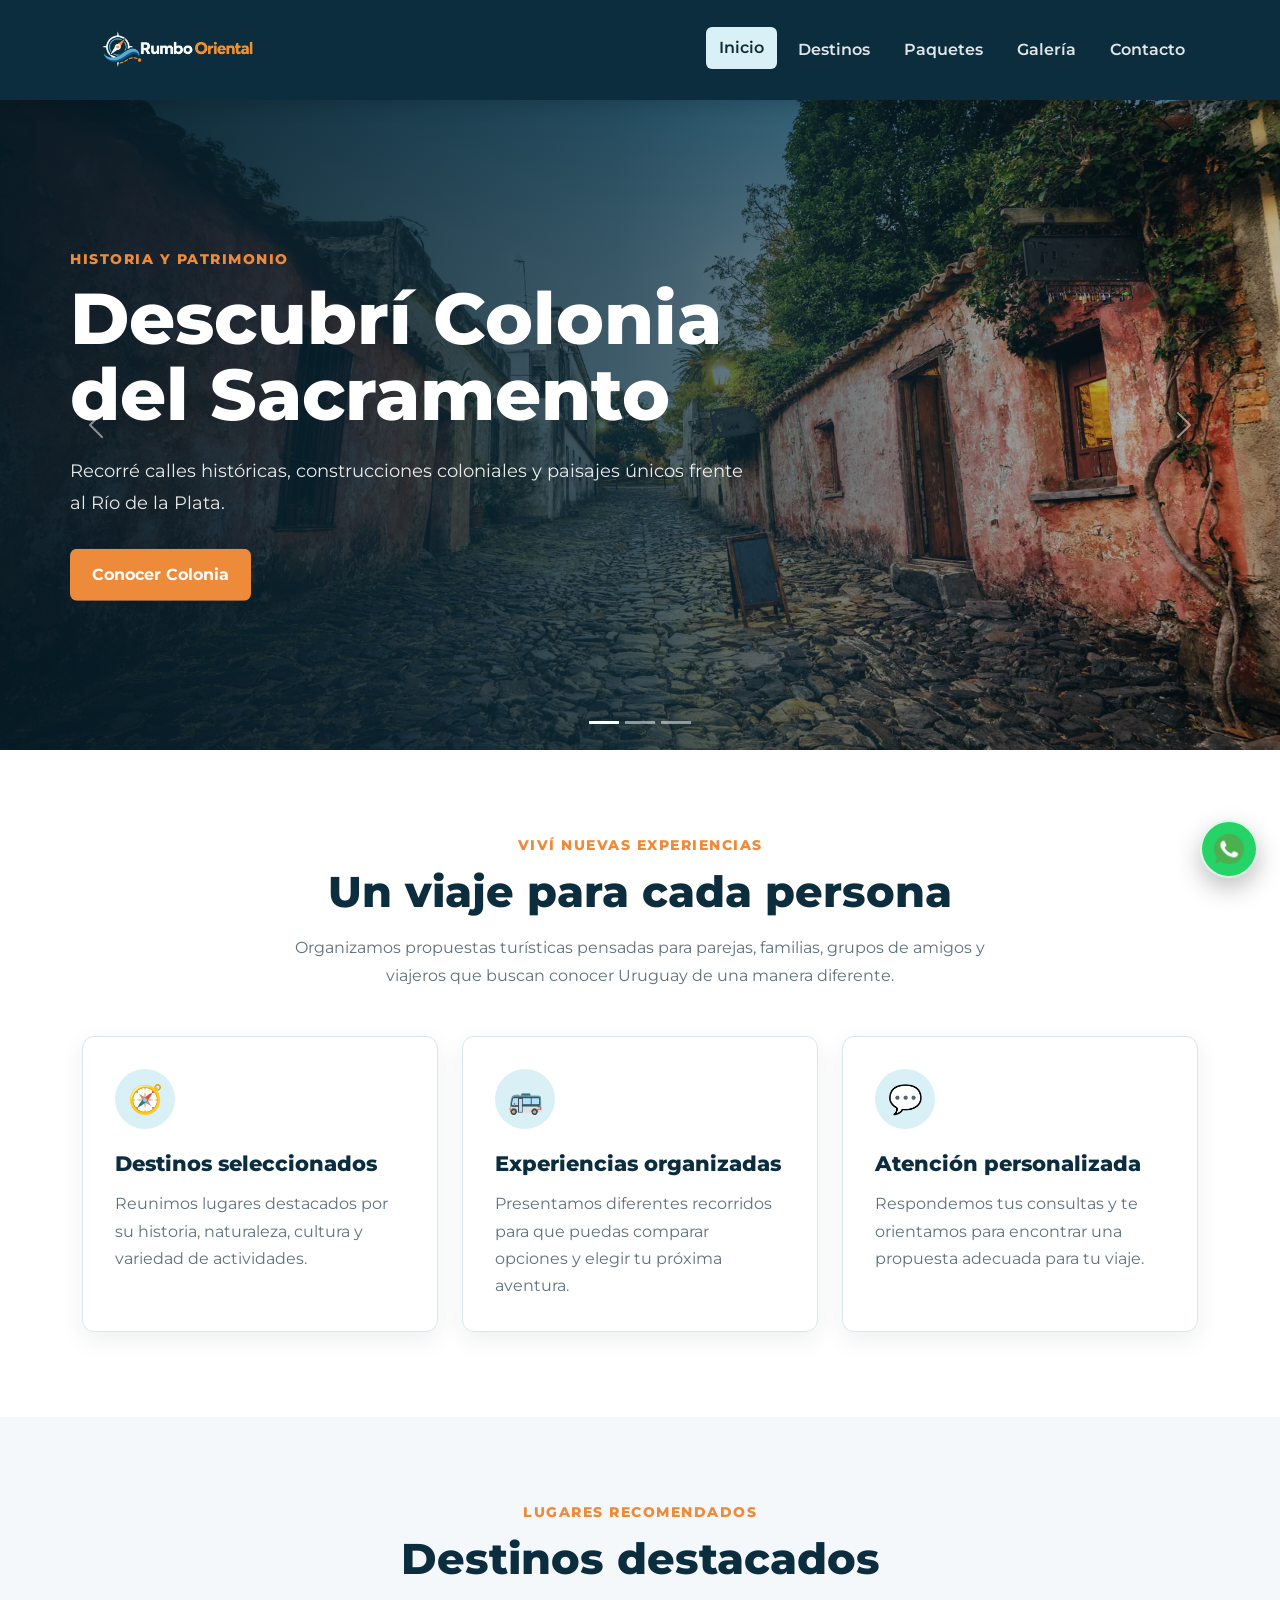
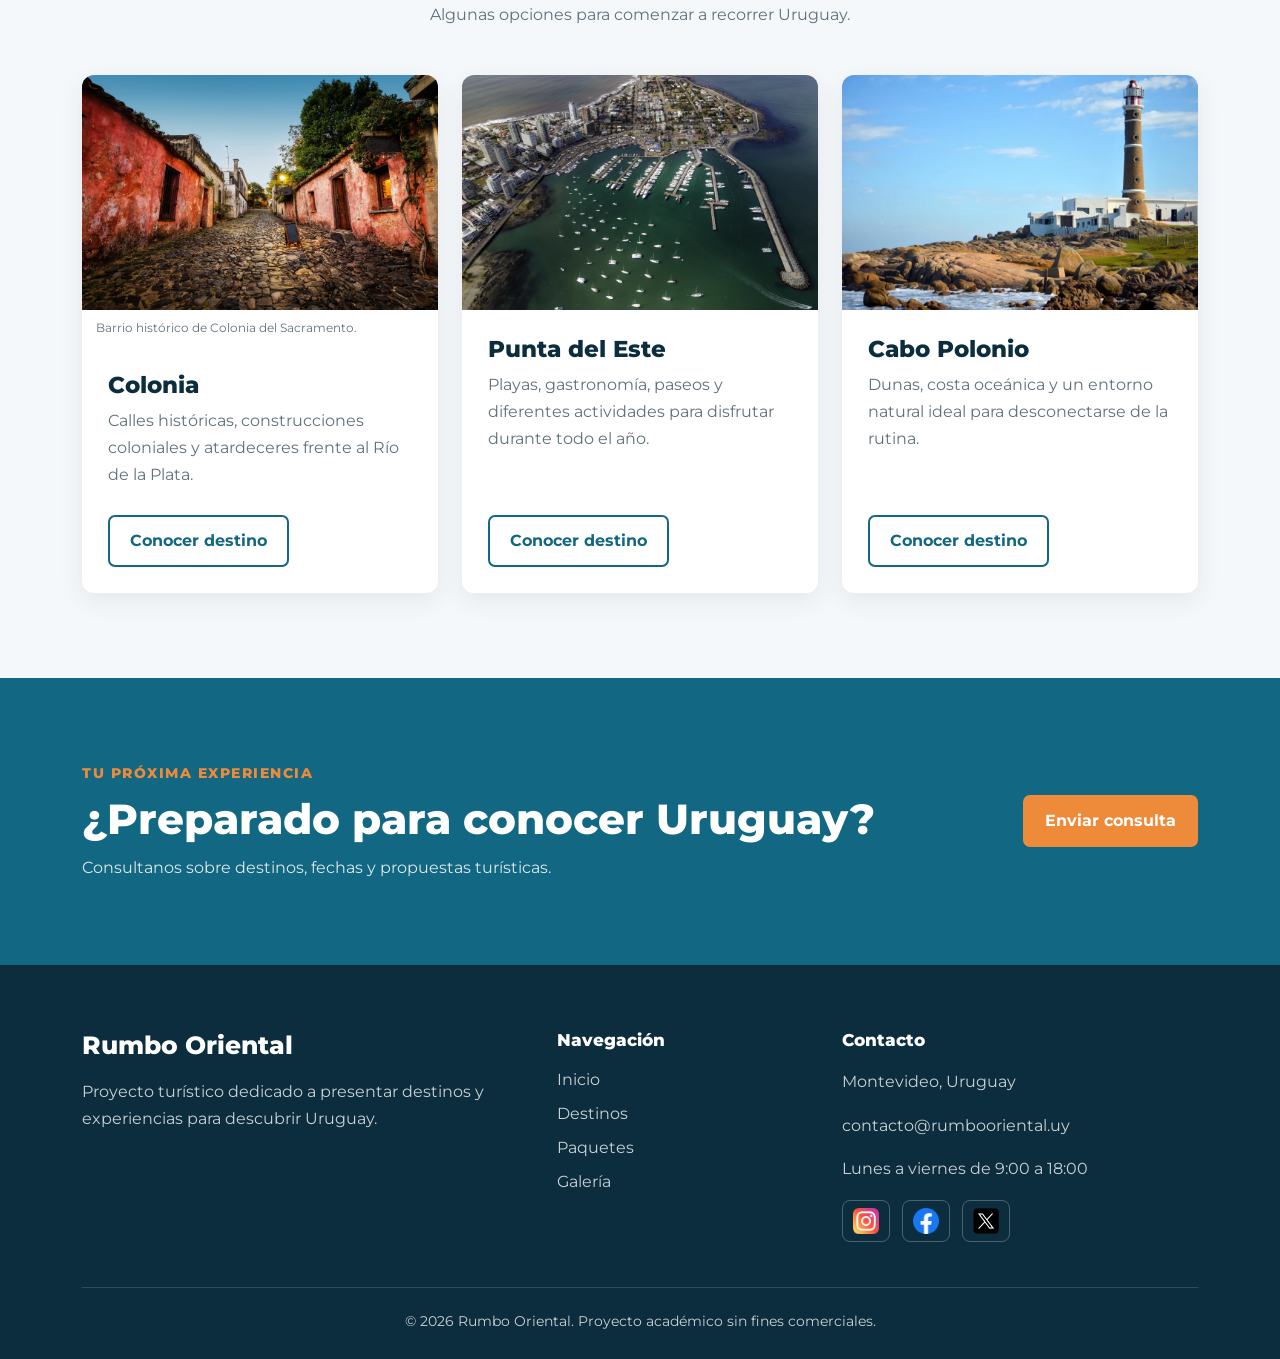
<file: index.html>
<!DOCTYPE html>
<html lang="es">
<head>
    <meta charset="UTF-8">
    <meta name="viewport" content="width=device-width, initial-scale=1.0">

    <!-- Bootstrap CSS -->
    <link
        href="https://cdn.jsdelivr.net/npm/bootstrap@5.3.3/dist/css/bootstrap.min.css"
        rel="stylesheet"
    >

    <!-- CSS propio -->
    <link rel="stylesheet" href="./styles/styles.css">

    <title>Rumbo Oriental | Turismo en Uruguay</title>
</head>

<body>

    <a class="salto-contenido" href="#contenido-principal">Saltar al contenido principal</a>

    <header class="encabezado">
        <nav class="navbar navbar-expand-lg navbar-dark navegacion" aria-label="Navegación principal">
            <div class="container">

                <a
                    class="navbar-brand nombre-agencia"
                    href="./index.html"
                    aria-label="Ir al inicio de Rumbo Oriental"
                >
                    <img
                        class="logo-agencia"
                        src="./assets/logo-rumbo-oriental.png"
                        alt="Rumbo Oriental"
                    >
                </a>

                <button
                    class="navbar-toggler"
                    type="button"
                    data-bs-toggle="collapse"
                    data-bs-target="#menuPrincipal"
                    aria-controls="menuPrincipal"
                    aria-expanded="false"
                    aria-label="Abrir menú"
                >
                    <span class="navbar-toggler-icon" aria-hidden="true"></span>
                </button>

                <div class="collapse navbar-collapse" id="menuPrincipal">
                    <ul class="navbar-nav ms-auto">

                        <li class="nav-item">
                            <a
                                class="nav-link active"
                                href="./index.html"
                                aria-current="page"
                            >
                                Inicio
                            </a>
                        </li>

                        <li class="nav-item">
                            <a class="nav-link" href="./pages/destinos.html">
                                Destinos
                            </a>
                        </li>

                        <li class="nav-item">
                            <a class="nav-link" href="./pages/paquetes.html">
                                Paquetes
                            </a>
                        </li>

                        <li class="nav-item">
                            <a class="nav-link" href="./pages/galeria.html">
                                Galería
                            </a>
                        </li>

                        <li class="nav-item">
                            <a class="nav-link" href="./pages/contacto.html">
                                Contacto
                            </a>
                        </li>

                    </ul>
                </div>

            </div>
        </nav>
    </header>

    <main id="contenido-principal">

        <!-- Carousel principal -->

        <section class="carousel-portada">
            <div
                id="carouselDestinos"
                class="carousel slide carousel-fade"
                data-bs-ride="carousel"
                role="region"
                aria-roledescription="carrusel"
                aria-label="Destinos destacados"
            >

                <div class="carousel-indicators">
                    <button
                        type="button"
                        data-bs-target="#carouselDestinos"
                        data-bs-slide-to="0"
                        class="active"
                        aria-current="true"
                        aria-label="Colonia del Sacramento"
                    ></button>

                    <button
                        type="button"
                        data-bs-target="#carouselDestinos"
                        data-bs-slide-to="1"
                        aria-label="Punta del Este"
                    ></button>

                    <button
                        type="button"
                        data-bs-target="#carouselDestinos"
                        data-bs-slide-to="2"
                        aria-label="Cabo Polonio"
                    ></button>
                </div>

                <div class="carousel-inner">

                    <div
                        class="carousel-item active"
                        data-bs-interval="5000"
                    >
                        <img
                            src="./assets/colonia.webp"
                            class="imagen-carousel"
                            alt="Barrio histórico de Colonia del Sacramento"
                        >

                        <div class="capa-carousel"></div>

                        <div class="carousel-caption contenido-carousel">
                            <p class="texto-superior">
                                Historia y patrimonio
                            </p>

                            <h1>
                                Descubrí Colonia del Sacramento
                            </h1>

                            <p class="descripcion-carousel">
                                Recorré calles históricas, construcciones
                                coloniales y paisajes únicos frente al
                                Río de la Plata.
                            </p>

                            <a
                                class="btn boton-principal"
                                href="./pages/destinos.html"
                            >
                                Conocer Colonia
                            </a>
                        </div>
                    </div>

                    <div
                        class="carousel-item"
                        data-bs-interval="5000"
                    >
                        <img
                            src="./assets/punta-del-este.webp"
                            class="imagen-carousel"
                            alt="Costa de Punta del Este"
                        >

                        <div class="capa-carousel"></div>

                        <div class="carousel-caption contenido-carousel">
                            <p class="texto-superior">
                                Playas y entretenimiento
                            </p>

                            <h2>
                                Viví Punta del Este
                            </h2>

                            <p class="descripcion-carousel">
                                Disfrutá de playas, paseos, gastronomía
                                y actividades en uno de los destinos más
                                reconocidos del país.
                            </p>

                            <a
                                class="btn boton-principal"
                                href="./pages/paquetes.html"
                            >
                                Ver paquetes
                            </a>
                        </div>
                    </div>

                    <div
                        class="carousel-item"
                        data-bs-interval="5000"
                    >
                        <img
                            src="./assets/cabo-polonio.webp"
                            class="imagen-carousel"
                            alt="Paisaje natural de Cabo Polonio"
                        >

                        <div class="capa-carousel"></div>

                        <div class="carousel-caption contenido-carousel">
                            <p class="texto-superior">
                                Naturaleza y tranquilidad
                            </p>

                            <h2>
                                Explorá Cabo Polonio
                            </h2>

                            <p class="descripcion-carousel">
                                Conocé sus dunas, su costa oceánica
                                y un entorno natural ideal para alejarse
                                de la rutina.
                            </p>

                            <a
                                class="btn boton-principal"
                                href="./pages/destinos.html"
                            >
                                Explorar destino
                            </a>
                        </div>
                    </div>

                </div>

                <button
                    class="carousel-control-prev"
                    type="button"
                    data-bs-target="#carouselDestinos"
                    data-bs-slide="prev"
                >
                    <span
                        class="carousel-control-prev-icon"
                        aria-hidden="true"
                    ></span>
                    <span class="visually-hidden">Anterior</span>
                </button>

                <button
                    class="carousel-control-next"
                    type="button"
                    data-bs-target="#carouselDestinos"
                    data-bs-slide="next"
                >
                    <span
                        class="carousel-control-next-icon"
                        aria-hidden="true"
                    ></span>
                    <span class="visually-hidden">Siguiente</span>
                </button>

            </div>
        </section>

        <!-- Presentación -->

        <section class="seccion-presentacion">
            <div class="container">

                <div class="encabezado-seccion">
                    <p class="subtitulo-seccion">
                        Viví nuevas experiencias
                    </p>

                    <h2>Un viaje para cada persona</h2>

                    <p>
                        Organizamos propuestas turísticas pensadas para
                        parejas, familias, grupos de amigos y viajeros
                        que buscan conocer Uruguay de una manera diferente.
                    </p>
                </div>

                <div class="row g-4">

                    <div class="col-12 col-md-4">
                        <article class="tarjeta-beneficio">
                            <span class="icono-beneficio" aria-hidden="true">🧭</span>

                            <h3>Destinos seleccionados</h3>

                            <p>
                                Reunimos lugares destacados por su historia,
                                naturaleza, cultura y variedad de actividades.
                            </p>
                        </article>
                    </div>

                    <div class="col-12 col-md-4">
                        <article class="tarjeta-beneficio">
                            <span class="icono-beneficio" aria-hidden="true">🚌</span>

                            <h3>Experiencias organizadas</h3>

                            <p>
                                Presentamos diferentes recorridos para que
                                puedas comparar opciones y elegir tu próxima
                                aventura.
                            </p>
                        </article>
                    </div>

                    <div class="col-12 col-md-4">
                        <article class="tarjeta-beneficio">
                            <span class="icono-beneficio" aria-hidden="true">💬</span>

                            <h3>Atención personalizada</h3>

                            <p>
                                Respondemos tus consultas y te orientamos
                                para encontrar una propuesta adecuada para
                                tu viaje.
                            </p>
                        </article>
                    </div>

                </div>
            </div>
        </section>

        <!-- Destinos destacados -->

        <section class="seccion-destacados">
            <div class="container">

                <div class="encabezado-seccion">
                    <p class="subtitulo-seccion">
                        Lugares recomendados
                    </p>

                    <h2>Destinos destacados</h2>

                    <p>
                        Algunas opciones para comenzar a recorrer Uruguay.
                    </p>
                </div>

                <div class="row g-4">

                    <div class="col-12 col-md-6 col-lg-4">
                        <article class="card tarjeta-destino h-100">

                            <figure class="figura-destino">
                                <img
                                    src="./assets/colonia.webp"
                                    class="card-img-top imagen-destino"
                                    alt="Barrio histórico de Colonia del Sacramento"
                                loading="lazy"
                            >
                                <figcaption class="pie-figura">
                                    Barrio histórico de Colonia del Sacramento.
                                </figcaption>
                            </figure>

                            <div class="card-body">
                                <h3 class="card-title">Colonia</h3>

                                <p class="card-text">
                                    Calles históricas, construcciones
                                    coloniales y atardeceres frente al
                                    Río de la Plata.
                                </p>

                                <a
                                    href="./pages/destinos.html"
                                    class="btn enlace-tarjeta"
                                >
                                    Conocer destino
                                </a>
                            </div>

                        </article>
                    </div>

                    <div class="col-12 col-md-6 col-lg-4">
                        <article class="card tarjeta-destino h-100">

                            <img
                                src="./assets/punta-del-este.webp"
                                class="card-img-top imagen-destino"
                                alt="Punta del Este"
                                loading="lazy"
                            >

                            <div class="card-body">
                                <h3 class="card-title">Punta del Este</h3>

                                <p class="card-text">
                                    Playas, gastronomía, paseos y diferentes
                                    actividades para disfrutar durante todo
                                    el año.
                                </p>

                                <a
                                    href="./pages/destinos.html"
                                    class="btn enlace-tarjeta"
                                >
                                    Conocer destino
                                </a>
                            </div>

                        </article>
                    </div>

                    <div class="col-12 col-md-6 col-lg-4">
                        <article class="card tarjeta-destino h-100">

                            <img
                                src="./assets/cabo-polonio.webp"
                                class="card-img-top imagen-destino"
                                alt="Cabo Polonio"
                                loading="lazy"
                            >

                            <div class="card-body">
                                <h3 class="card-title">Cabo Polonio</h3>

                                <p class="card-text">
                                    Dunas, costa oceánica y un entorno
                                    natural ideal para desconectarse de
                                    la rutina.
                                </p>

                                <a
                                    href="./pages/destinos.html"
                                    class="btn enlace-tarjeta"
                                >
                                    Conocer destino
                                </a>
                            </div>

                        </article>
                    </div>

                </div>
            </div>
        </section>

        <!-- Invitación -->

        <section class="seccion-invitacion">
            <div class="container contenido-invitacion">

                <div>
                    <p class="subtitulo-seccion">
                        Tu próxima experiencia
                    </p>

                    <h2>¿Preparado para conocer Uruguay?</h2>

                    <p>
                        Consultanos sobre destinos, fechas y propuestas
                        turísticas.
                    </p>
                </div>

                <a
                    class="btn boton-principal"
                    href="./pages/contacto.html"
                >
                    Enviar consulta
                </a>

            </div>
        </section>

    </main>

    <!-- Footer -->

    <footer class="pie-pagina">
        <div class="container">

            <div class="row g-4">

                <div class="col-12 col-md-5">
                    <h2>Rumbo Oriental</h2>

                    <p>
                        Proyecto turístico dedicado a presentar destinos
                        y experiencias para descubrir Uruguay.
                    </p>
                </div>

                <div class="col-6 col-md-3">
                    <h3>Navegación</h3>

                    <ul>
                        <li>
                            <a href="./index.html">Inicio</a>
                        </li>

                        <li>
                            <a href="./pages/destinos.html">
                                Destinos
                            </a>
                        </li>

                        <li>
                            <a href="./pages/paquetes.html">
                                Paquetes
                            </a>
                        </li>

                        <li>
                            <a href="./pages/galeria.html">
                                Galería
                            </a>
                        </li>
                    </ul>
                </div>

                <div class="col-6 col-md-4">
                    <h3>Contacto</h3>

                    <p>Montevideo, Uruguay</p>
                    <p>contacto@rumbooriental.uy</p>
                    <p>Lunes a viernes de 9:00 a 18:00</p>

                    <nav class="redes-sociales" aria-label="Redes sociales">
                        <a href="https://www.instagram.com/" target="_blank" rel="noopener noreferrer" aria-label="Visitar Instagram (se abre en una pestaña nueva)">
                            <img src="./assets/logos/instagram.png" alt="">
                        </a>

                        <a href="https://www.facebook.com/" target="_blank" rel="noopener noreferrer" aria-label="Visitar Facebook (se abre en una pestaña nueva)">
                            <img src="./assets/logos/facebook.png" alt="">
                        </a>

                        <a href="https://x.com/" target="_blank" rel="noopener noreferrer" aria-label="Visitar X (se abre en una pestaña nueva)">
                            <img src="./assets/logos/x.png" alt="">
                        </a>
                    </nav>
                </div>

            </div>

            <div class="derechos">
                <p>
                    © <span id="year"></span> Rumbo Oriental.
                    Proyecto académico sin fines comerciales.
                </p>
            </div>

        </div>
    </footer>

    <!-- Botón flotante de WhatsApp -->
    <a
        class="whatsapp-flotante"
        href="https://wa.me/+598096384234"
        target="_blank"
        rel="noopener noreferrer"
        aria-label="Contactar a Rumbo Oriental por WhatsApp"
    >
        <img src="./assets/logos/whatsapp.png" alt="">
    </a>

    <!-- Bootstrap JavaScript -->
    <script
        src="https://cdn.jsdelivr.net/npm/bootstrap@5.3.3/dist/js/bootstrap.bundle.min.js"
    ></script>

    <!-- JavaScript propio -->
    <script src="./js/main.js"></script>

</body>
</html>
</file>
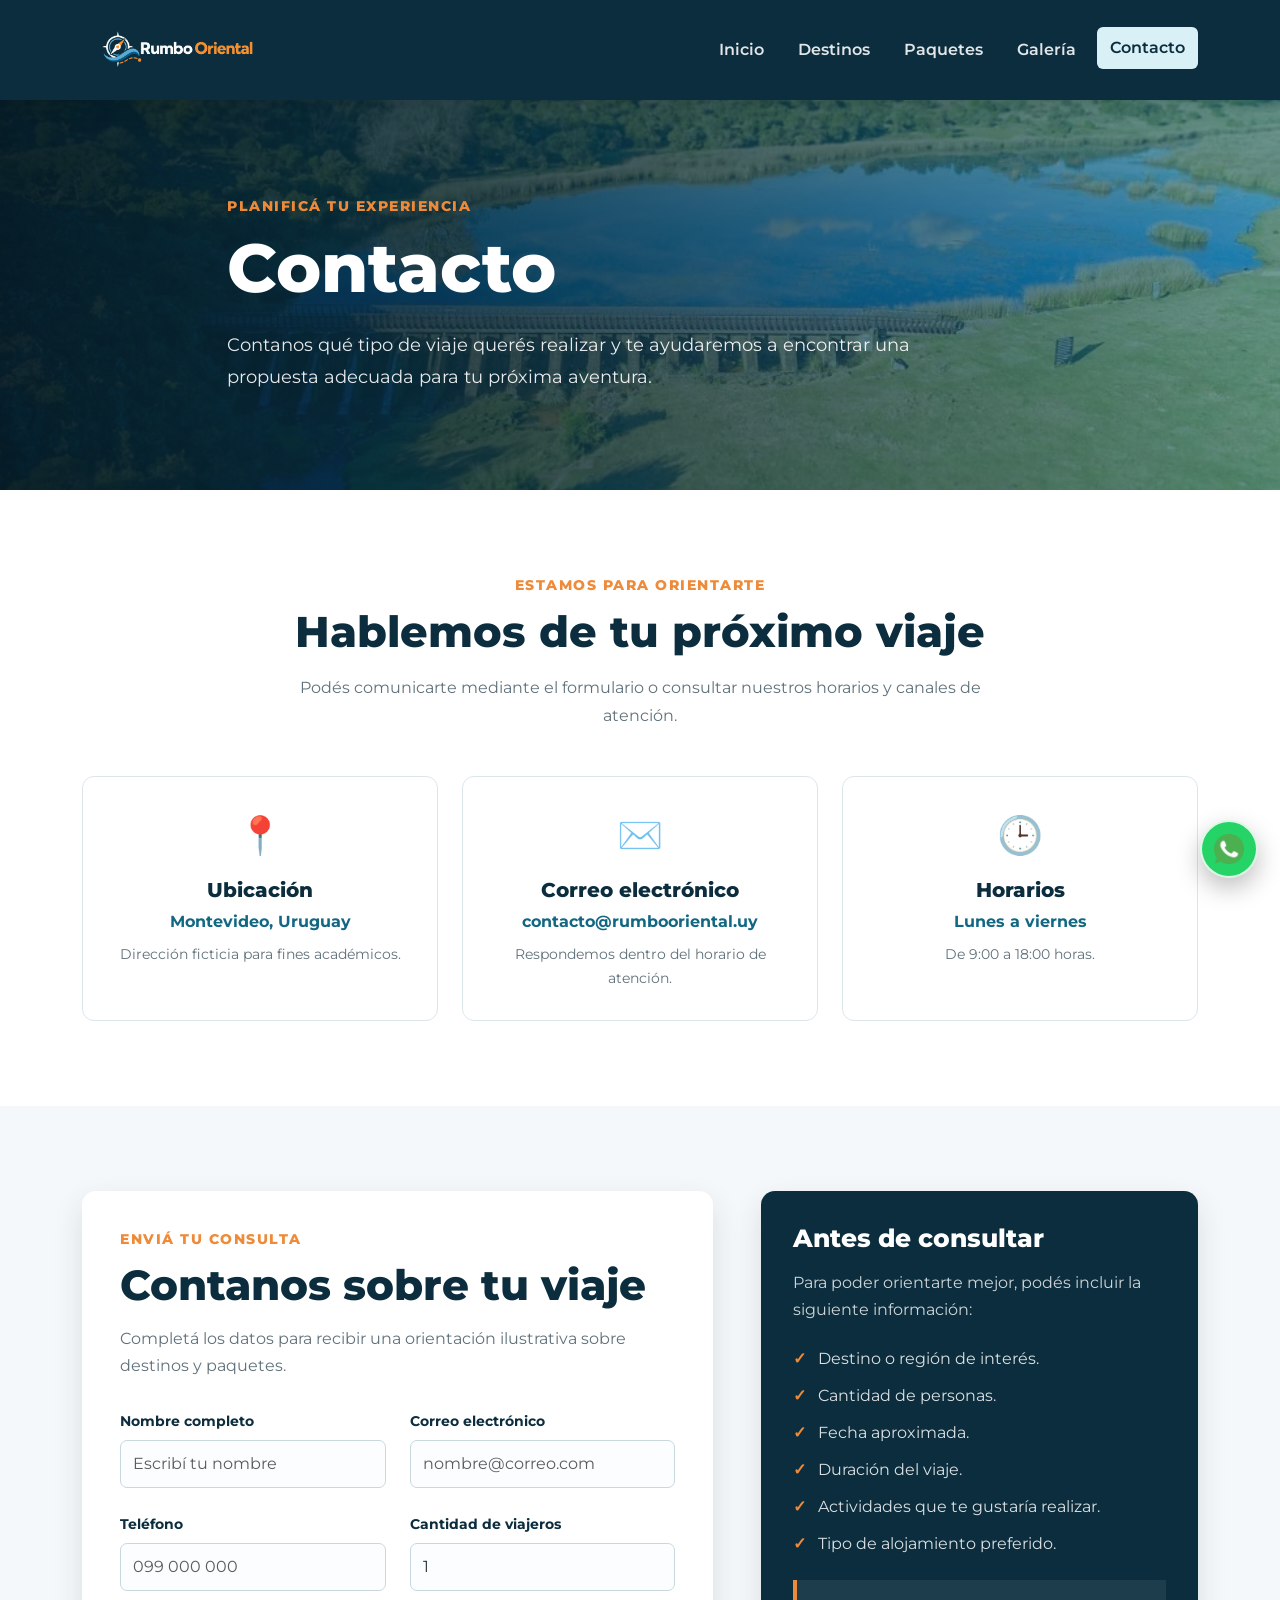
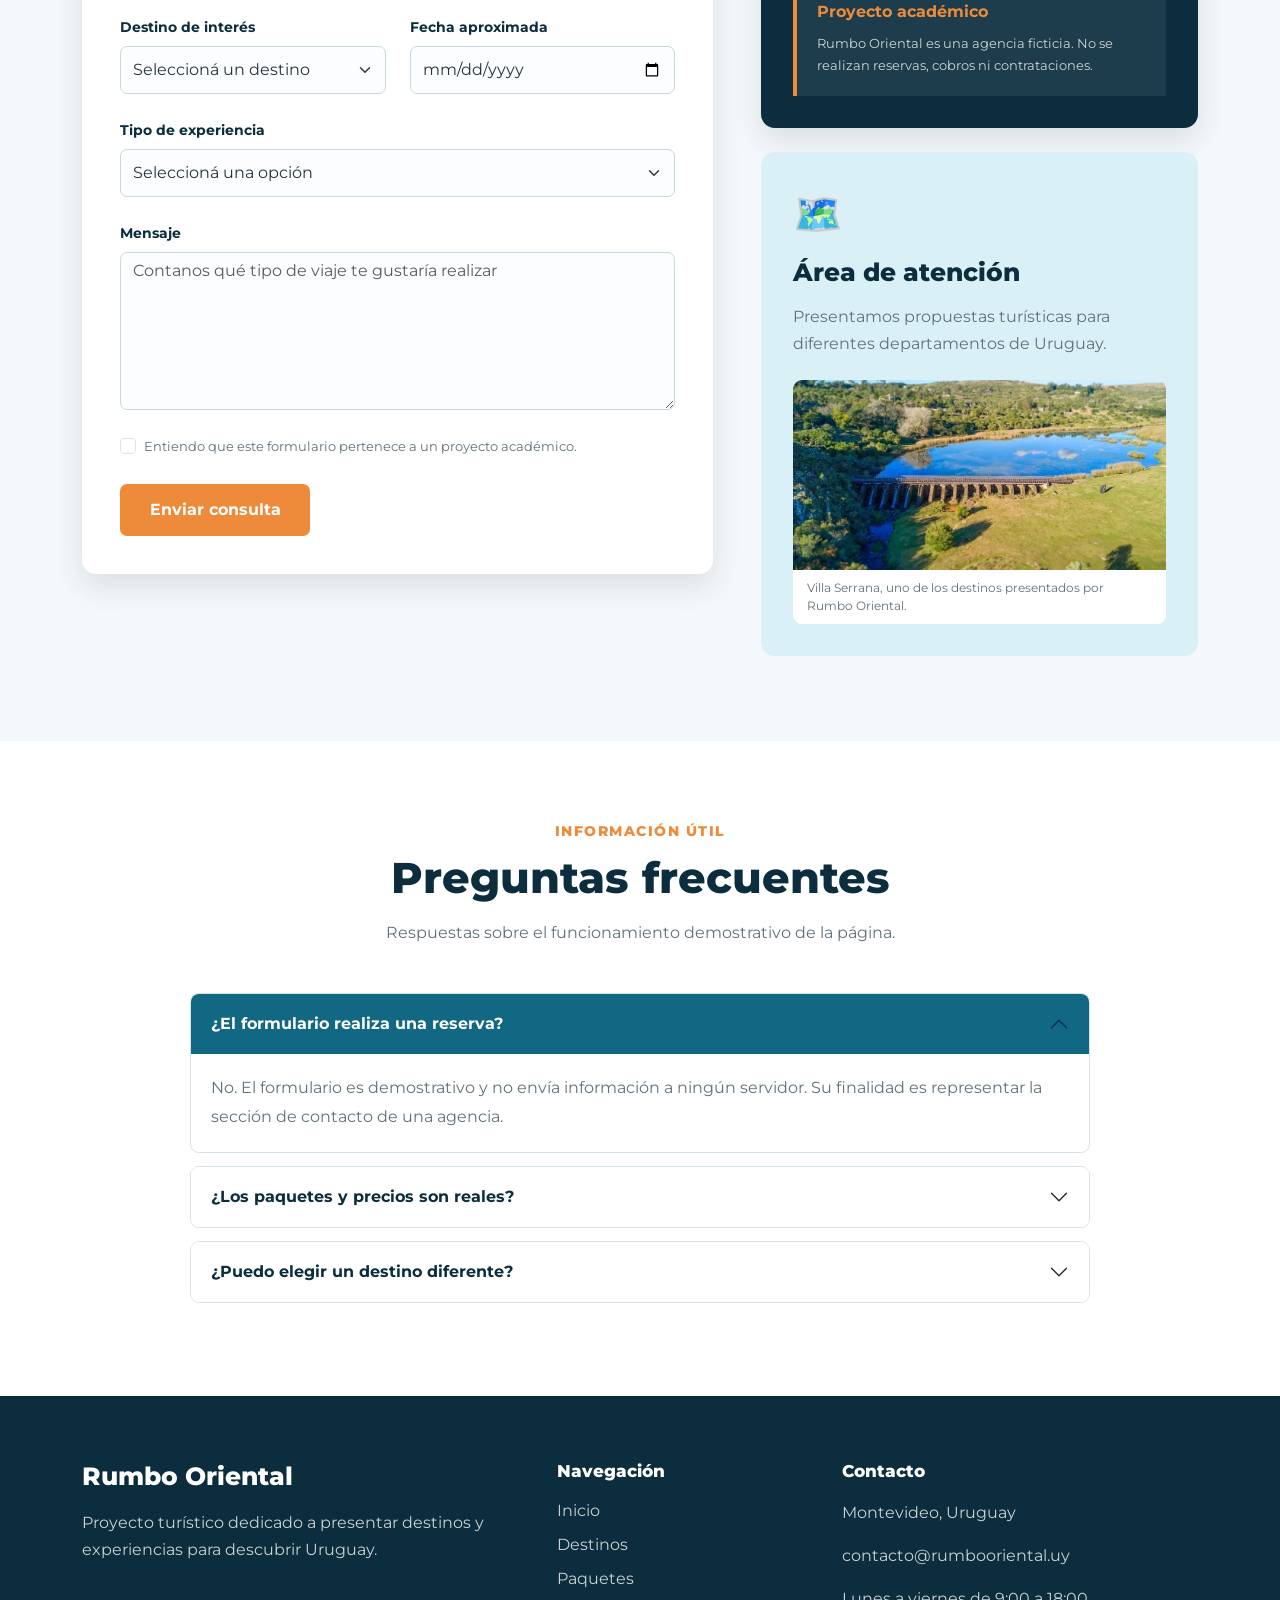
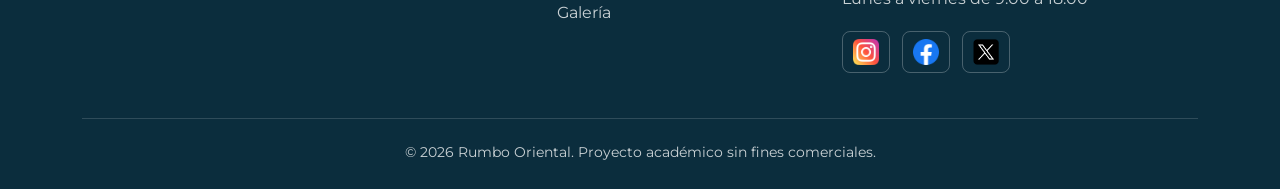
<file: pages/contacto.html>
<!DOCTYPE html>
<html lang="es">
<head>
    <meta charset="UTF-8">
    <meta name="viewport" content="width=device-width, initial-scale=1.0">

    <!-- Bootstrap CSS -->
    <link
        href="https://cdn.jsdelivr.net/npm/bootstrap@5.3.3/dist/css/bootstrap.min.css"
        rel="stylesheet"
    >

    <!-- CSS propio -->
    <link rel="stylesheet" href="../styles/styles.css">

    <title>Contacto | Rumbo Oriental</title>
</head>

<body>

    <a class="salto-contenido" href="#contenido-principal">Saltar al contenido principal</a>

    <header class="encabezado">
        <nav class="navbar navbar-expand-lg navbar-dark navegacion" aria-label="Navegación principal">
            <div class="container">

                <a
                    class="navbar-brand nombre-agencia"
                    href="../index.html"
                    aria-label="Ir al inicio de Rumbo Oriental"
                >
                    <img
                        class="logo-agencia"
                        src="../assets/logo-rumbo-oriental.png"
                        alt="Rumbo Oriental"
                    >
                </a>

                <button
                    class="navbar-toggler"
                    type="button"
                    data-bs-toggle="collapse"
                    data-bs-target="#menuPrincipal"
                    aria-controls="menuPrincipal"
                    aria-expanded="false"
                    aria-label="Abrir menú"
                >
                    <span class="navbar-toggler-icon" aria-hidden="true"></span>
                </button>

                <div class="collapse navbar-collapse" id="menuPrincipal">
                    <ul class="navbar-nav ms-auto">

                        <li class="nav-item">
                            <a class="nav-link" href="../index.html">
                                Inicio
                            </a>
                        </li>

                        <li class="nav-item">
                            <a class="nav-link" href="./destinos.html">
                                Destinos
                            </a>
                        </li>

                        <li class="nav-item">
                            <a class="nav-link" href="./paquetes.html">
                                Paquetes
                            </a>
                        </li>

                        <li class="nav-item">
                            <a class="nav-link" href="./galeria.html">
                                Galería
                            </a>
                        </li>

                        <li class="nav-item">
                            <a
                                class="nav-link active"
                                href="./contacto.html"
                                aria-current="page"
                            >
                                Contacto
                            </a>
                        </li>

                    </ul>
                </div>

            </div>
        </nav>
    </header>

    <main id="contenido-principal">

        <!-- Portada -->

        <section class="portada-interna portada-contacto">
            <div class="container contenido-portada-interna">

                <p class="texto-superior">
                    Planificá tu experiencia
                </p>

                <h1>Contacto</h1>

                <p>
                    Contanos qué tipo de viaje querés realizar y te ayudaremos
                    a encontrar una propuesta adecuada para tu próxima aventura.
                </p>

            </div>
        </section>

        <!-- Datos principales -->

        <section class="seccion-datos-contacto">
            <div class="container">

                <div class="encabezado-seccion">
                    <p class="subtitulo-seccion">
                        Estamos para orientarte
                    </p>

                    <h2>Hablemos de tu próximo viaje</h2>

                    <p>
                        Podés comunicarte mediante el formulario o consultar
                        nuestros horarios y canales de atención.
                    </p>
                </div>

                <div class="row g-4">

                    <div class="col-12 col-md-4">
                        <article class="tarjeta-contacto">
                            <span class="icono-contacto" aria-hidden="true">📍</span>
                            <h3>Ubicación</h3>
                            <p>Montevideo, Uruguay</p>
                            <small>Dirección ficticia para fines académicos.</small>
                        </article>
                    </div>

                    <div class="col-12 col-md-4">
                        <article class="tarjeta-contacto">
                            <span class="icono-contacto" aria-hidden="true">✉️</span>
                            <h3>Correo electrónico</h3>
                            <p>contacto@rumbooriental.uy</p>
                            <small>Respondemos dentro del horario de atención.</small>
                        </article>
                    </div>

                    <div class="col-12 col-md-4">
                        <article class="tarjeta-contacto">
                            <span class="icono-contacto" aria-hidden="true">🕒</span>
                            <h3>Horarios</h3>
                            <p>Lunes a viernes</p>
                            <small>De 9:00 a 18:00 horas.</small>
                        </article>
                    </div>

                </div>
            </div>
        </section>

        <!-- Formulario -->

        <section class="seccion-formulario">
            <div class="container">

                <div class="row g-5">

                    <div class="col-12 col-lg-7">

                        <div class="contenedor-formulario">

                            <p class="subtitulo-seccion">
                                Enviá tu consulta
                            </p>

                            <h2>Contanos sobre tu viaje</h2>

                            <p class="descripcion-formulario">
                                Completá los datos para recibir una orientación
                                ilustrativa sobre destinos y paquetes.
                            </p>

                            <div
                                id="mensajeFormulario"
                                class="alert alert-success d-none mensaje-formulario"
                                role="status"
                                aria-live="polite"
                                aria-atomic="true"
                                tabindex="-1"
                            >
                                La consulta fue registrada correctamente.
                                Este formulario pertenece a un proyecto académico
                                y no envía información real.
                            </div>

                            <form id="formularioContacto">

                                <div class="row g-4">

                                    <div class="col-12 col-md-6">
                                        <label
                                            for="nombre"
                                            class="form-label"
                                        >
                                            Nombre completo
                                        </label>

                                        <input
                                            type="text"
                                            class="form-control"
                                            id="nombre"
                                            name="nombre"
                                            autocomplete="name"
                                            placeholder="Escribí tu nombre"
                                            required
                                        >
                                    </div>

                                    <div class="col-12 col-md-6">
                                        <label
                                            for="correo"
                                            class="form-label"
                                        >
                                            Correo electrónico
                                        </label>

                                        <input
                                            type="email"
                                            class="form-control"
                                            id="correo"
                                            name="correo"
                                            autocomplete="email"
                                            placeholder="nombre@correo.com"
                                            required
                                        >
                                    </div>

                                    <div class="col-12 col-md-6">
                                        <label
                                            for="telefono"
                                            class="form-label"
                                        >
                                            Teléfono
                                        </label>

                                        <input
                                            type="tel"
                                            class="form-control"
                                            id="telefono"
                                            name="telefono"
                                            autocomplete="tel"
                                            inputmode="tel"
                                            placeholder="099 000 000"
                                        >
                                    </div>

                                    <div class="col-12 col-md-6">
                                        <label
                                            for="viajeros"
                                            class="form-label"
                                        >
                                            Cantidad de viajeros
                                        </label>

                                        <input
                                            type="number"
                                            class="form-control"
                                            id="viajeros"
                                            name="viajeros"
                                            min="1"
                                            max="20"
                                            value="1"
                                            required
                                        >
                                    </div>

                                    <div class="col-12 col-md-6">
                                        <label
                                            for="destino"
                                            class="form-label"
                                        >
                                            Destino de interés
                                        </label>

                                        <select
                                            class="form-select"
                                            id="destino"
                                            name="destino"
                                            required
                                        >
                                            <option value="" selected disabled>
                                                Seleccioná un destino
                                            </option>

                                            <option value="colonia">
                                                Colonia del Sacramento
                                            </option>

                                            <option value="punta-del-este">
                                                Punta del Este
                                            </option>

                                            <option value="cabo-polonio">
                                                Cabo Polonio
                                            </option>

                                            <option value="montevideo">
                                                Montevideo
                                            </option>

                                            <option value="piriapolis">
                                                Piriápolis
                                            </option>

                                            <option value="punta-del-diablo">
                                                Punta del Diablo
                                            </option>

                                            <option value="villa-serrana">
                                                Villa Serrana
                                            </option>

                                            <option value="quebrada-cuervos">
                                                Quebrada de los Cuervos
                                            </option>

                                            <option value="otro">
                                                Todavía no lo decidí
                                            </option>
                                        </select>
                                    </div>

                                    <div class="col-12 col-md-6">
                                        <label
                                            for="fecha"
                                            class="form-label"
                                        >
                                            Fecha aproximada
                                        </label>

                                        <input
                                            type="date"
                                            class="form-control"
                                            id="fecha"
                                            name="fecha"
                                        >
                                    </div>

                                    <div class="col-12">
                                        <label
                                            for="experiencia"
                                            class="form-label"
                                        >
                                            Tipo de experiencia
                                        </label>

                                        <select
                                            class="form-select"
                                            id="experiencia"
                                            name="experiencia"
                                            required
                                        >
                                            <option value="" selected disabled>
                                                Seleccioná una opción
                                            </option>

                                            <option value="playa">
                                                Playa y descanso
                                            </option>

                                            <option value="historia">
                                                Historia y cultura
                                            </option>

                                            <option value="naturaleza">
                                                Naturaleza y aventura
                                            </option>

                                            <option value="gastronomia">
                                                Gastronomía
                                            </option>

                                            <option value="familiar">
                                                Viaje familiar
                                            </option>

                                            <option value="personalizado">
                                                Viaje personalizado
                                            </option>
                                        </select>
                                    </div>

                                    <div class="col-12">
                                        <label
                                            for="mensaje"
                                            class="form-label"
                                        >
                                            Mensaje
                                        </label>

                                        <textarea
                                            class="form-control"
                                            id="mensaje"
                                            name="mensaje"
                                            rows="6"
                                            placeholder="Contanos qué tipo de viaje te gustaría realizar"
                                            required
                                        ></textarea>
                                    </div>

                                    <div class="col-12">
                                        <div class="form-check">

                                            <input
                                                class="form-check-input"
                                                type="checkbox"
                                                id="aceptar"
                                                name="aceptar"
                                                required
                                            >

                                            <label
                                                class="form-check-label"
                                                for="aceptar"
                                            >
                                                Entiendo que este formulario
                                                pertenece a un proyecto académico.
                                            </label>

                                        </div>
                                    </div>

                                    <div class="col-12">
                                        <button
                                            type="submit"
                                            class="btn boton-principal boton-enviar"
                                        >
                                            Enviar consulta
                                        </button>
                                    </div>

                                </div>

                            </form>
                        </div>

                    </div>

                    <!-- Información lateral -->

                    <div class="col-12 col-lg-5">

                        <aside class="panel-contacto">

                            <h2>Antes de consultar</h2>

                            <p>
                                Para poder orientarte mejor, podés incluir
                                la siguiente información:
                            </p>

                            <ul>
                                <li>Destino o región de interés.</li>
                                <li>Cantidad de personas.</li>
                                <li>Fecha aproximada.</li>
                                <li>Duración del viaje.</li>
                                <li>Actividades que te gustaría realizar.</li>
                                <li>Tipo de alojamiento preferido.</li>
                            </ul>

                            <div class="aviso-academico">
                                <strong>Proyecto académico</strong>

                                <p>
                                    Rumbo Oriental es una agencia ficticia.
                                    No se realizan reservas, cobros ni contrataciones.
                                </p>
                            </div>

                        </aside>

                        <div class="ubicacion-ilustrativa">
                            <span aria-hidden="true">🗺️</span>
                            <h2>Área de atención</h2>
                            <p>
                                Presentamos propuestas turísticas para diferentes
                                departamentos de Uruguay.
                            </p>

                            <figure class="figura-contacto">
                                <img
                                    src="../assets/villa-serrana.webp"
                                    alt="Paisaje de Villa Serrana en Uruguay"
                                loading="lazy"
                            >
                                <figcaption class="pie-figura">
                                    Villa Serrana, uno de los destinos presentados por Rumbo Oriental.
                                </figcaption>
                            </figure>
                        </div>

                    </div>

                </div>
            </div>
        </section>

        <!-- Preguntas frecuentes -->

        <section class="seccion-preguntas">
            <div class="container">

                <div class="encabezado-seccion">
                    <p class="subtitulo-seccion">
                        Información útil
                    </p>

                    <h2>Preguntas frecuentes</h2>

                    <p>
                        Respuestas sobre el funcionamiento demostrativo
                        de la página.
                    </p>
                </div>

                <div
                    class="accordion acordeon-preguntas"
                    id="preguntasContacto"
                >

                    <div class="accordion-item">
                        <h3 class="accordion-header">
                            <button
                                class="accordion-button"
                                type="button"
                                data-bs-toggle="collapse"
                                data-bs-target="#contactoUno"
                                aria-expanded="true"
                                aria-controls="contactoUno"
                            >
                                ¿El formulario realiza una reserva?
                            </button>
                        </h3>

                        <div
                            id="contactoUno"
                            class="accordion-collapse collapse show"
                            data-bs-parent="#preguntasContacto"
                        >
                            <div class="accordion-body">
                                No. El formulario es demostrativo y no envía
                                información a ningún servidor. Su finalidad es
                                representar la sección de contacto de una agencia.
                            </div>
                        </div>
                    </div>

                    <div class="accordion-item">
                        <h3 class="accordion-header">
                            <button
                                class="accordion-button collapsed"
                                type="button"
                                data-bs-toggle="collapse"
                                data-bs-target="#contactoDos"
                                aria-expanded="false"
                                aria-controls="contactoDos"
                            >
                                ¿Los paquetes y precios son reales?
                            </button>
                        </h3>

                        <div
                            id="contactoDos"
                            class="accordion-collapse collapse"
                            data-bs-parent="#preguntasContacto"
                        >
                            <div class="accordion-body">
                                No. Todos los precios, paquetes, alojamientos
                                y servicios fueron creados únicamente para
                                presentar el diseño del proyecto académico.
                            </div>
                        </div>
                    </div>

                    <div class="accordion-item">
                        <h3 class="accordion-header">
                            <button
                                class="accordion-button collapsed"
                                type="button"
                                data-bs-toggle="collapse"
                                data-bs-target="#contactoTres"
                                aria-expanded="false"
                                aria-controls="contactoTres"
                            >
                                ¿Puedo elegir un destino diferente?
                            </button>
                        </h3>

                        <div
                            id="contactoTres"
                            class="accordion-collapse collapse"
                            data-bs-parent="#preguntasContacto"
                        >
                            <div class="accordion-body">
                                Sí. La opción “Todavía no lo decidí” permite
                                representar una consulta abierta sobre otros
                                destinos y tipos de experiencia.
                            </div>
                        </div>
                    </div>

                </div>
            </div>
        </section>

    </main>

    <footer class="pie-pagina">
        <div class="container">

            <div class="row g-4">

                <div class="col-12 col-md-5">
                    <h2>Rumbo Oriental</h2>

                    <p>
                        Proyecto turístico dedicado a presentar destinos
                        y experiencias para descubrir Uruguay.
                    </p>
                </div>

                <div class="col-6 col-md-3">
                    <h3>Navegación</h3>

                    <ul>
                        <li><a href="../index.html">Inicio</a></li>
                        <li><a href="./destinos.html">Destinos</a></li>
                        <li><a href="./paquetes.html">Paquetes</a></li>
                        <li><a href="./galeria.html">Galería</a></li>
                    </ul>
                </div>

                <div class="col-6 col-md-4">
                    <h3>Contacto</h3>

                    <p>Montevideo, Uruguay</p>
                    <p>contacto@rumbooriental.uy</p>
                    <p>Lunes a viernes de 9:00 a 18:00</p>

                    <nav class="redes-sociales" aria-label="Redes sociales">
                        <a href="https://www.instagram.com/" target="_blank" rel="noopener noreferrer" aria-label="Visitar Instagram (se abre en una pestaña nueva)">
                            <img src="../assets/logos/instagram.png" alt="">
                        </a>

                        <a href="https://www.facebook.com/" target="_blank" rel="noopener noreferrer" aria-label="Visitar Facebook (se abre en una pestaña nueva)">
                            <img src="../assets/logos/facebook.png" alt="">
                        </a>

                        <a href="https://x.com/" target="_blank" rel="noopener noreferrer" aria-label="Visitar X (se abre en una pestaña nueva)">
                            <img src="../assets/logos/x.png" alt="">
                        </a>
                    </nav>
                </div>

            </div>

            <div class="derechos">
                <p>
                    © <span id="year"></span> Rumbo Oriental.
                    Proyecto académico sin fines comerciales.
                </p>
            </div>

        </div>
    </footer>

    <!-- Botón flotante de WhatsApp -->
    <a
        class="whatsapp-flotante"
        href="https://wa.me/+598096384234"
        target="_blank"
        rel="noopener noreferrer"
        aria-label="Contactar a Rumbo Oriental por WhatsApp"
    >
        <img src="../assets/logos/whatsapp.png" alt="">
    </a>

    <!-- Bootstrap JavaScript -->
    <script
        src="https://cdn.jsdelivr.net/npm/bootstrap@5.3.3/dist/js/bootstrap.bundle.min.js"
    ></script>

    <!-- JavaScript propio -->
    <script src="../js/main.js"></script>

</body>
</html>
</file>
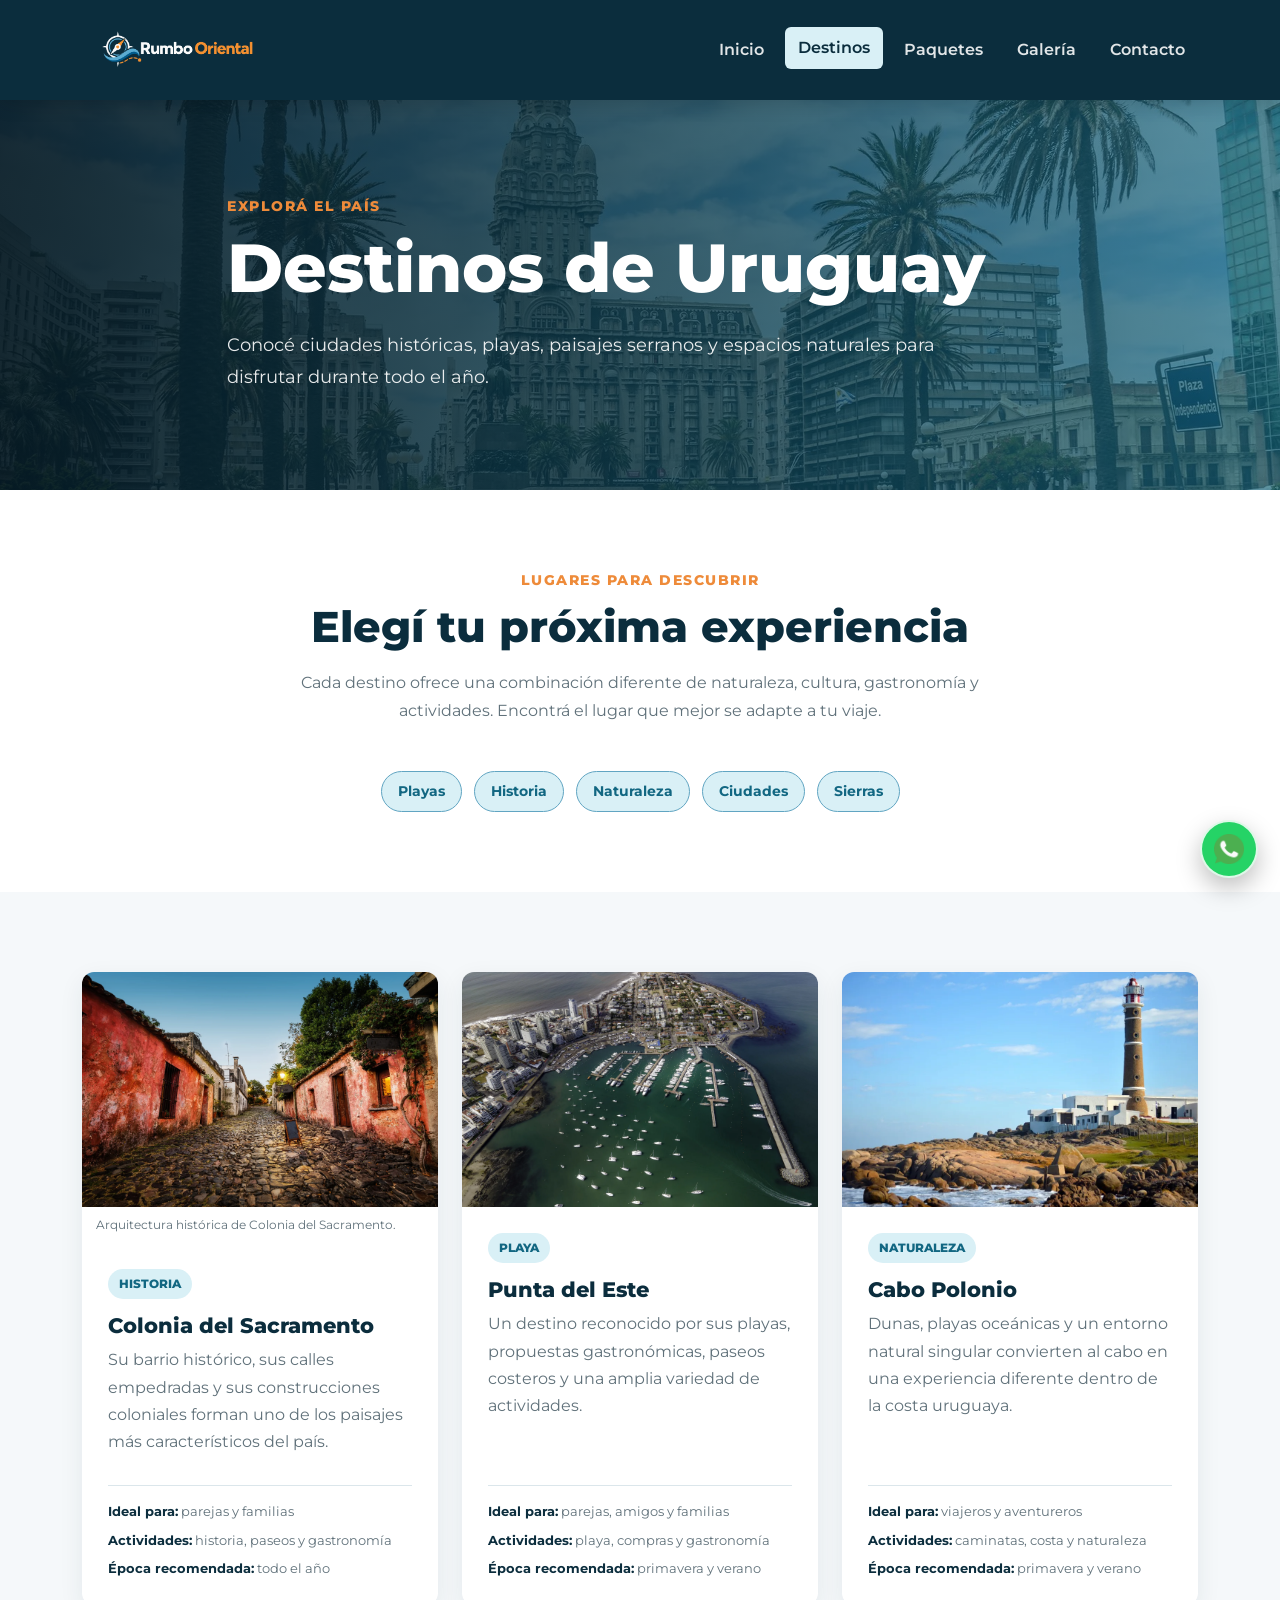
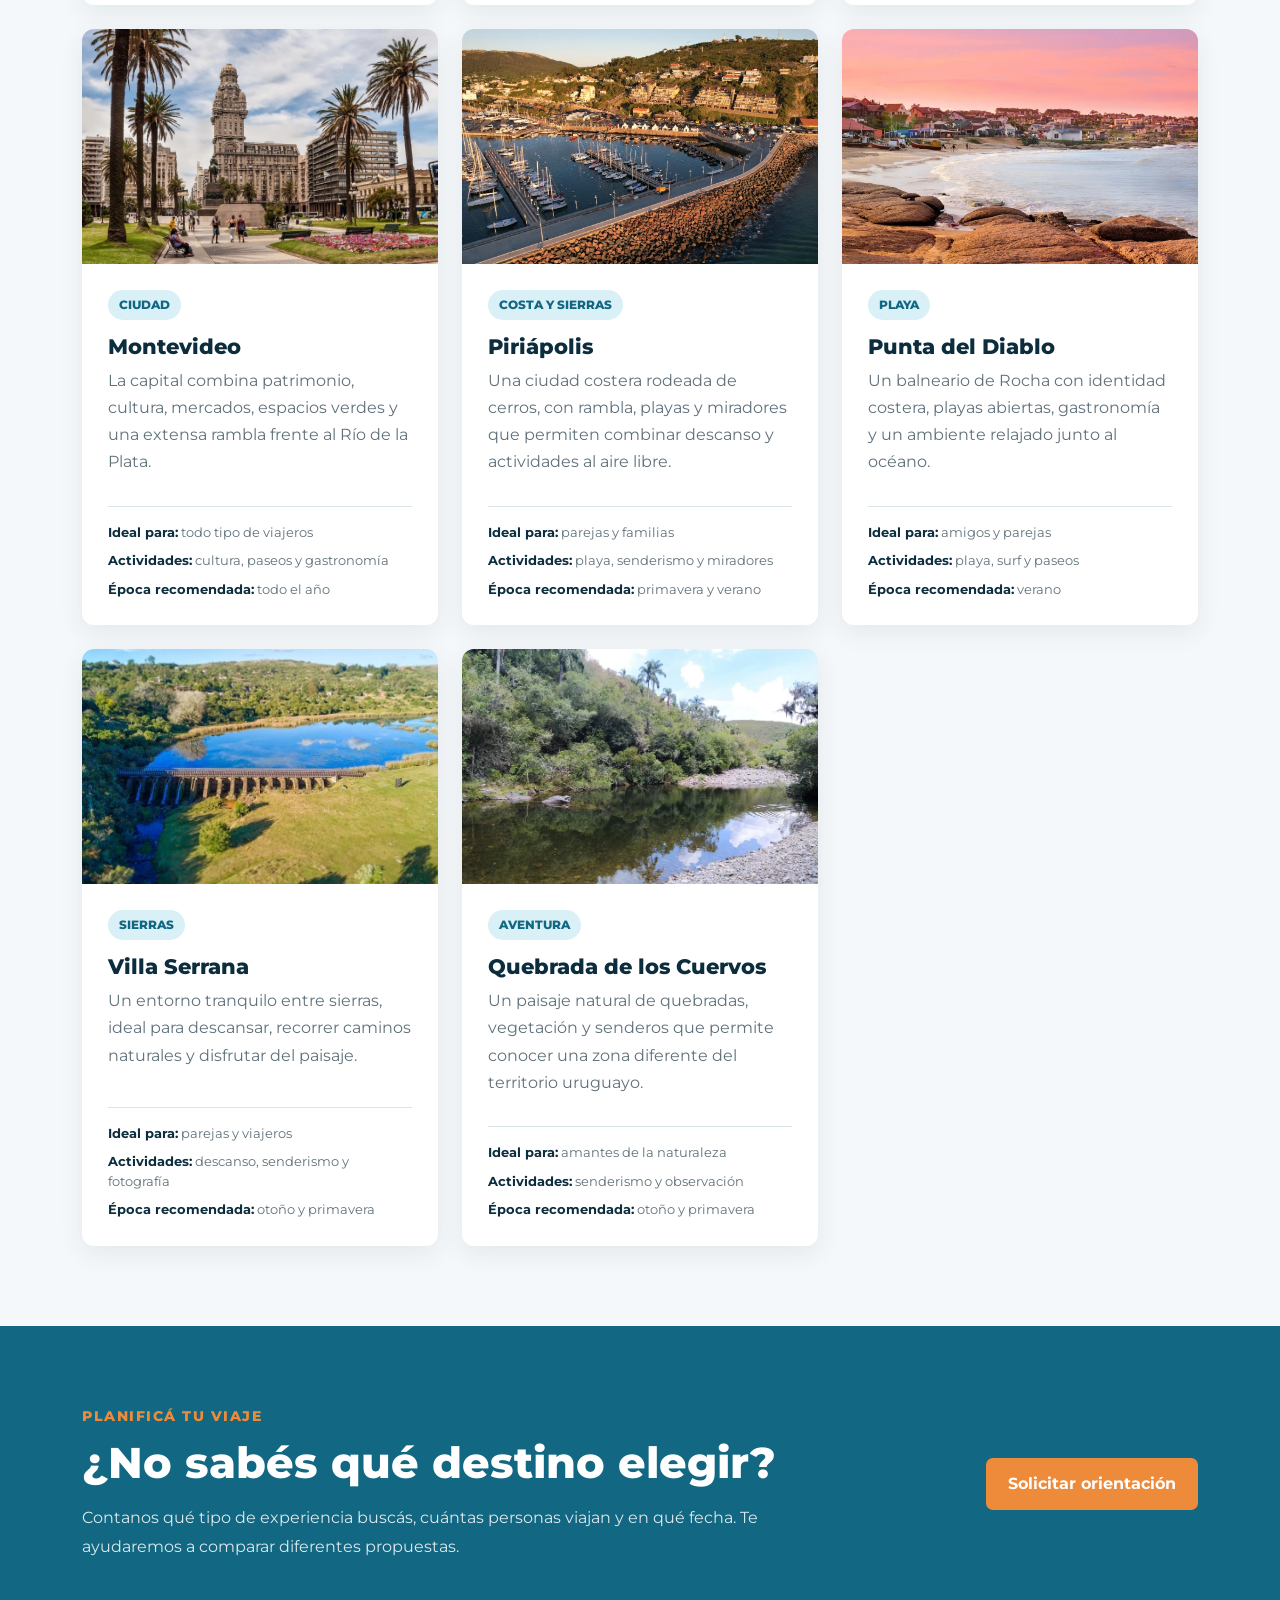
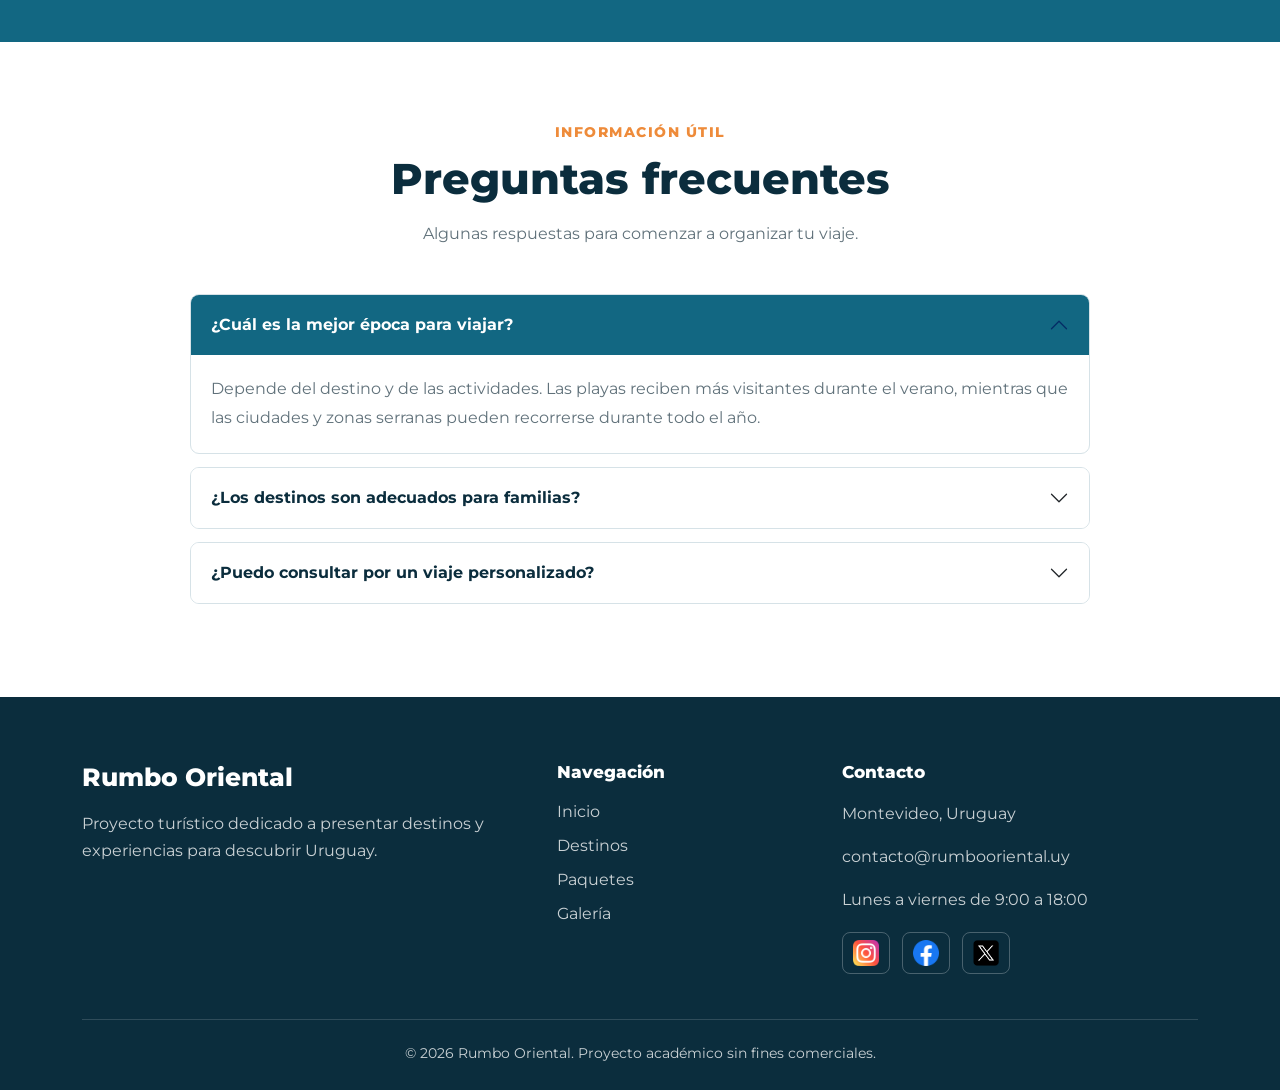
<file: pages/destinos.html>
<!DOCTYPE html>
<html lang="es">
<head>
    <meta charset="UTF-8">
    <meta name="viewport" content="width=device-width, initial-scale=1.0">

    <!-- Bootstrap CSS -->
    <link
        href="https://cdn.jsdelivr.net/npm/bootstrap@5.3.3/dist/css/bootstrap.min.css"
        rel="stylesheet"
    >

    <!-- CSS propio -->
    <link rel="stylesheet" href="../styles/styles.css">

    <title>Destinos | Rumbo Oriental</title>
</head>

<body>

    <a class="salto-contenido" href="#contenido-principal">Saltar al contenido principal</a>

    <header class="encabezado">
        <nav class="navbar navbar-expand-lg navbar-dark navegacion" aria-label="Navegación principal">
            <div class="container">

                <a
                    class="navbar-brand nombre-agencia"
                    href="../index.html"
                    aria-label="Ir al inicio de Rumbo Oriental"
                >
                    <img
                        class="logo-agencia"
                        src="../assets/logo-rumbo-oriental.png"
                        alt="Rumbo Oriental"
                    >
                </a>

                <button
                    class="navbar-toggler"
                    type="button"
                    data-bs-toggle="collapse"
                    data-bs-target="#menuPrincipal"
                    aria-controls="menuPrincipal"
                    aria-expanded="false"
                    aria-label="Abrir menú"
                >
                    <span class="navbar-toggler-icon" aria-hidden="true"></span>
                </button>

                <div class="collapse navbar-collapse" id="menuPrincipal">
                    <ul class="navbar-nav ms-auto">

                        <li class="nav-item">
                            <a class="nav-link" href="../index.html">
                                Inicio
                            </a>
                        </li>

                        <li class="nav-item">
                            <a
                                class="nav-link active"
                                href="./destinos.html"
                                aria-current="page"
                            >
                                Destinos
                            </a>
                        </li>

                        <li class="nav-item">
                            <a class="nav-link" href="./paquetes.html">
                                Paquetes
                            </a>
                        </li>

                        <li class="nav-item">
                            <a class="nav-link" href="./galeria.html">
                                Galería
                            </a>
                        </li>

                        <li class="nav-item">
                            <a class="nav-link" href="./contacto.html">
                                Contacto
                            </a>
                        </li>

                    </ul>
                </div>

            </div>
        </nav>
    </header>

    <main id="contenido-principal">

        <!-- Encabezado de la página -->

        <section class="portada-interna portada-destinos">
            <div class="container contenido-portada-interna">

                <p class="texto-superior">Explorá el país</p>

                <h1>Destinos de Uruguay</h1>

                <p>
                    Conocé ciudades históricas, playas, paisajes serranos
                    y espacios naturales para disfrutar durante todo el año.
                </p>

            </div>
        </section>

        <!-- Introducción -->

        <section class="seccion-introduccion">
            <div class="container">

                <div class="encabezado-seccion">
                    <p class="subtitulo-seccion">
                        Lugares para descubrir
                    </p>

                    <h2>Elegí tu próxima experiencia</h2>

                    <p>
                        Cada destino ofrece una combinación diferente de
                        naturaleza, cultura, gastronomía y actividades.
                        Encontrá el lugar que mejor se adapte a tu viaje.
                    </p>
                </div>

                <div class="categorias-destinos">
                    <span>Playas</span>
                    <span>Historia</span>
                    <span>Naturaleza</span>
                    <span>Ciudades</span>
                    <span>Sierras</span>
                </div>

            </div>
        </section>

        <!-- Listado de destinos -->

        <section class="listado-destinos">
            <div class="container">

                <div class="row g-4">

                    <div class="col-12 col-md-6 col-lg-4">
                        <article class="card tarjeta-destino h-100">

                            <figure class="figura-destino">
                                <img
                                    src="../assets/colonia.webp"
                                    class="card-img-top imagen-destino"
                                    alt="Barrio histórico de Colonia del Sacramento"
                                loading="lazy"
                            >
                                <figcaption class="pie-figura">
                                    Arquitectura histórica de Colonia del Sacramento.
                                </figcaption>
                            </figure>

                            <div class="card-body">
                                <span class="etiqueta-destino">
                                    Historia
                                </span>

                                <h2 class="card-title">
                                    Colonia del Sacramento
                                </h2>

                                <p class="card-text">
                                    Su barrio histórico, sus calles empedradas
                                    y sus construcciones coloniales forman uno
                                    de los paisajes más característicos del país.
                                </p>

                                <ul class="datos-destino">
                                    <li>
                                        <strong>Ideal para:</strong>
                                        parejas y familias
                                    </li>
                                    <li>
                                        <strong>Actividades:</strong>
                                        historia, paseos y gastronomía
                                    </li>
                                    <li>
                                        <strong>Época recomendada:</strong>
                                        todo el año
                                    </li>
                                </ul>
                            </div>

                        </article>
                    </div>

                    <div class="col-12 col-md-6 col-lg-4">
                        <article class="card tarjeta-destino h-100">

                            <img
                                src="../assets/punta-del-este.webp"
                                class="card-img-top imagen-destino"
                                alt="Punta del Este"
                                loading="lazy"
                            >

                            <div class="card-body">
                                <span class="etiqueta-destino">
                                    Playa
                                </span>

                                <h2 class="card-title">
                                    Punta del Este
                                </h2>

                                <p class="card-text">
                                    Un destino reconocido por sus playas,
                                    propuestas gastronómicas, paseos costeros
                                    y una amplia variedad de actividades.
                                </p>

                                <ul class="datos-destino">
                                    <li>
                                        <strong>Ideal para:</strong>
                                        parejas, amigos y familias
                                    </li>
                                    <li>
                                        <strong>Actividades:</strong>
                                        playa, compras y gastronomía
                                    </li>
                                    <li>
                                        <strong>Época recomendada:</strong>
                                        primavera y verano
                                    </li>
                                </ul>
                            </div>

                        </article>
                    </div>

                    <div class="col-12 col-md-6 col-lg-4">
                        <article class="card tarjeta-destino h-100">

                            <img
                                src="../assets/cabo-polonio.webp"
                                class="card-img-top imagen-destino"
                                alt="Cabo Polonio"
                                loading="lazy"
                            >

                            <div class="card-body">
                                <span class="etiqueta-destino">
                                    Naturaleza
                                </span>

                                <h2 class="card-title">
                                    Cabo Polonio
                                </h2>

                                <p class="card-text">
                                    Dunas, playas oceánicas y un entorno natural
                                    singular convierten al cabo en una experiencia
                                    diferente dentro de la costa uruguaya.
                                </p>

                                <ul class="datos-destino">
                                    <li>
                                        <strong>Ideal para:</strong>
                                        viajeros y aventureros
                                    </li>
                                    <li>
                                        <strong>Actividades:</strong>
                                        caminatas, costa y naturaleza
                                    </li>
                                    <li>
                                        <strong>Época recomendada:</strong>
                                        primavera y verano
                                    </li>
                                </ul>
                            </div>

                        </article>
                    </div>

                    <div class="col-12 col-md-6 col-lg-4">
                        <article class="card tarjeta-destino h-100">

                            <img
                                src="../assets/montevideo.webp"
                                class="card-img-top imagen-destino"
                                alt="Montevideo"
                                loading="lazy"
                            >

                            <div class="card-body">
                                <span class="etiqueta-destino">
                                    Ciudad
                                </span>

                                <h2 class="card-title">
                                    Montevideo
                                </h2>

                                <p class="card-text">
                                    La capital combina patrimonio, cultura,
                                    mercados, espacios verdes y una extensa
                                    rambla frente al Río de la Plata.
                                </p>

                                <ul class="datos-destino">
                                    <li>
                                        <strong>Ideal para:</strong>
                                        todo tipo de viajeros
                                    </li>
                                    <li>
                                        <strong>Actividades:</strong>
                                        cultura, paseos y gastronomía
                                    </li>
                                    <li>
                                        <strong>Época recomendada:</strong>
                                        todo el año
                                    </li>
                                </ul>
                            </div>

                        </article>
                    </div>

                    <div class="col-12 col-md-6 col-lg-4">
                        <article class="card tarjeta-destino h-100">

                            <img
                                src="../assets/piriapolis.webp"
                                class="card-img-top imagen-destino"
                                alt="Piriápolis"
                                loading="lazy"
                            >

                            <div class="card-body">
                                <span class="etiqueta-destino">
                                    Costa y sierras
                                </span>

                                <h2 class="card-title">
                                    Piriápolis
                                </h2>

                                <p class="card-text">
                                    Una ciudad costera rodeada de cerros,
                                    con rambla, playas y miradores que permiten
                                    combinar descanso y actividades al aire libre.
                                </p>

                                <ul class="datos-destino">
                                    <li>
                                        <strong>Ideal para:</strong>
                                        parejas y familias
                                    </li>
                                    <li>
                                        <strong>Actividades:</strong>
                                        playa, senderismo y miradores
                                    </li>
                                    <li>
                                        <strong>Época recomendada:</strong>
                                        primavera y verano
                                    </li>
                                </ul>
                            </div>

                        </article>
                    </div>

                    <div class="col-12 col-md-6 col-lg-4">
                        <article class="card tarjeta-destino h-100">

                            <img
                                src="../assets/punta-del-diablo.webp"
                                class="card-img-top imagen-destino"
                                alt="Punta del Diablo"
                                loading="lazy"
                            >

                            <div class="card-body">
                                <span class="etiqueta-destino">
                                    Playa
                                </span>

                                <h2 class="card-title">
                                    Punta del Diablo
                                </h2>

                                <p class="card-text">
                                    Un balneario de Rocha con identidad costera,
                                    playas abiertas, gastronomía y un ambiente
                                    relajado junto al océano.
                                </p>

                                <ul class="datos-destino">
                                    <li>
                                        <strong>Ideal para:</strong>
                                        amigos y parejas
                                    </li>
                                    <li>
                                        <strong>Actividades:</strong>
                                        playa, surf y paseos
                                    </li>
                                    <li>
                                        <strong>Época recomendada:</strong>
                                        verano
                                    </li>
                                </ul>
                            </div>

                        </article>
                    </div>

                    <div class="col-12 col-md-6 col-lg-4">
                        <article class="card tarjeta-destino h-100">

                            <img
                                src="../assets/villa-serrana.webp"
                                class="card-img-top imagen-destino"
                                alt="Villa Serrana"
                                loading="lazy"
                            >

                            <div class="card-body">
                                <span class="etiqueta-destino">
                                    Sierras
                                </span>

                                <h2 class="card-title">
                                    Villa Serrana
                                </h2>

                                <p class="card-text">
                                    Un entorno tranquilo entre sierras,
                                    ideal para descansar, recorrer caminos
                                    naturales y disfrutar del paisaje.
                                </p>

                                <ul class="datos-destino">
                                    <li>
                                        <strong>Ideal para:</strong>
                                        parejas y viajeros
                                    </li>
                                    <li>
                                        <strong>Actividades:</strong>
                                        descanso, senderismo y fotografía
                                    </li>
                                    <li>
                                        <strong>Época recomendada:</strong>
                                        otoño y primavera
                                    </li>
                                </ul>
                            </div>

                        </article>
                    </div>

                    <div class="col-12 col-md-6 col-lg-4">
                        <article class="card tarjeta-destino h-100">

                            <img
                                src="../assets/quebrada-cuervos.webp"
                                class="card-img-top imagen-destino"
                                alt="Quebrada de los Cuervos"
                                loading="lazy"
                            >

                            <div class="card-body">
                                <span class="etiqueta-destino">
                                    Aventura
                                </span>

                                <h2 class="card-title">
                                    Quebrada de los Cuervos
                                </h2>

                                <p class="card-text">
                                    Un paisaje natural de quebradas, vegetación
                                    y senderos que permite conocer una zona
                                    diferente del territorio uruguayo.
                                </p>

                                <ul class="datos-destino">
                                    <li>
                                        <strong>Ideal para:</strong>
                                        amantes de la naturaleza
                                    </li>
                                    <li>
                                        <strong>Actividades:</strong>
                                        senderismo y observación
                                    </li>
                                    <li>
                                        <strong>Época recomendada:</strong>
                                        otoño y primavera
                                    </li>
                                </ul>
                            </div>

                        </article>
                    </div>

                </div>
            </div>
        </section>

        <!-- Ayuda para elegir -->

        <section class="seccion-eleccion">
            <div class="container">

                <div class="contenido-eleccion">
                    <div>
                        <p class="subtitulo-seccion">
                            Planificá tu viaje
                        </p>

                        <h2>¿No sabés qué destino elegir?</h2>

                        <p>
                            Contanos qué tipo de experiencia buscás,
                            cuántas personas viajan y en qué fecha.
                            Te ayudaremos a comparar diferentes propuestas.
                        </p>
                    </div>

                    <a
                        class="btn boton-principal"
                        href="./contacto.html"
                    >
                        Solicitar orientación
                    </a>
                </div>

            </div>
        </section>

        <!-- Preguntas frecuentes -->

        <section class="seccion-preguntas">
            <div class="container">

                <div class="encabezado-seccion">
                    <p class="subtitulo-seccion">
                        Información útil
                    </p>

                    <h2>Preguntas frecuentes</h2>

                    <p>
                        Algunas respuestas para comenzar a organizar tu viaje.
                    </p>
                </div>

                <div
                    class="accordion acordeon-preguntas"
                    id="preguntasDestinos"
                >

                    <div class="accordion-item">
                        <h3 class="accordion-header">
                            <button
                                class="accordion-button"
                                type="button"
                                data-bs-toggle="collapse"
                                data-bs-target="#respuestaUno"
                                aria-expanded="true"
                                aria-controls="respuestaUno"
                            >
                                ¿Cuál es la mejor época para viajar?
                            </button>
                        </h3>

                        <div
                            id="respuestaUno"
                            class="accordion-collapse collapse show"
                            data-bs-parent="#preguntasDestinos"
                        >
                            <div class="accordion-body">
                                Depende del destino y de las actividades.
                                Las playas reciben más visitantes durante
                                el verano, mientras que las ciudades y zonas
                                serranas pueden recorrerse durante todo el año.
                            </div>
                        </div>
                    </div>

                    <div class="accordion-item">
                        <h3 class="accordion-header">
                            <button
                                class="accordion-button collapsed"
                                type="button"
                                data-bs-toggle="collapse"
                                data-bs-target="#respuestaDos"
                                aria-expanded="false"
                                aria-controls="respuestaDos"
                            >
                                ¿Los destinos son adecuados para familias?
                            </button>
                        </h3>

                        <div
                            id="respuestaDos"
                            class="accordion-collapse collapse"
                            data-bs-parent="#preguntasDestinos"
                        >
                            <div class="accordion-body">
                                Sí. Colonia, Piriápolis, Montevideo y Punta
                                del Este ofrecen diversas actividades para
                                familias. Las propuestas se pueden adaptar
                                según la edad de los viajeros.
                            </div>
                        </div>
                    </div>

                    <div class="accordion-item">
                        <h3 class="accordion-header">
                            <button
                                class="accordion-button collapsed"
                                type="button"
                                data-bs-toggle="collapse"
                                data-bs-target="#respuestaTres"
                                aria-expanded="false"
                                aria-controls="respuestaTres"
                            >
                                ¿Puedo consultar por un viaje personalizado?
                            </button>
                        </h3>

                        <div
                            id="respuestaTres"
                            class="accordion-collapse collapse"
                            data-bs-parent="#preguntasDestinos"
                        >
                            <div class="accordion-body">
                                Sí. Desde la página de contacto podés indicar
                                el destino, la cantidad de personas, la fecha
                                aproximada y el tipo de experiencia que buscás.
                            </div>
                        </div>
                    </div>

                </div>
            </div>
        </section>

    </main>

    <footer class="pie-pagina">
        <div class="container">

            <div class="row g-4">

                <div class="col-12 col-md-5">
                    <h2>Rumbo Oriental</h2>

                    <p>
                        Proyecto turístico dedicado a presentar destinos
                        y experiencias para descubrir Uruguay.
                    </p>
                </div>

                <div class="col-6 col-md-3">
                    <h3>Navegación</h3>

                    <ul>
                        <li><a href="../index.html">Inicio</a></li>
                        <li><a href="./destinos.html">Destinos</a></li>
                        <li><a href="./paquetes.html">Paquetes</a></li>
                        <li><a href="./galeria.html">Galería</a></li>
                    </ul>
                </div>

                <div class="col-6 col-md-4">
                    <h3>Contacto</h3>

                    <p>Montevideo, Uruguay</p>
                    <p>contacto@rumbooriental.uy</p>
                    <p>Lunes a viernes de 9:00 a 18:00</p>

                    <nav class="redes-sociales" aria-label="Redes sociales">
                        <a href="https://www.instagram.com/" target="_blank" rel="noopener noreferrer" aria-label="Visitar Instagram (se abre en una pestaña nueva)">
                            <img src="../assets/logos/instagram.png" alt="">
                        </a>

                        <a href="https://www.facebook.com/" target="_blank" rel="noopener noreferrer" aria-label="Visitar Facebook (se abre en una pestaña nueva)">
                            <img src="../assets/logos/facebook.png" alt="">
                        </a>

                        <a href="https://x.com/" target="_blank" rel="noopener noreferrer" aria-label="Visitar X (se abre en una pestaña nueva)">
                            <img src="../assets/logos/x.png" alt="">
                        </a>
                    </nav>
                </div>

            </div>

            <div class="derechos">
                <p>
                    © <span id="year"></span> Rumbo Oriental.
                    Proyecto académico sin fines comerciales.
                </p>
            </div>

        </div>
    </footer>

    <!-- Botón flotante de WhatsApp -->
    <a
        class="whatsapp-flotante"
        href="https://wa.me/+598096384234"
        target="_blank"
        rel="noopener noreferrer"
        aria-label="Contactar a Rumbo Oriental por WhatsApp"
    >
        <img src="../assets/logos/whatsapp.png" alt="">
    </a>

    <!-- Bootstrap JavaScript -->
    <script
        src="https://cdn.jsdelivr.net/npm/bootstrap@5.3.3/dist/js/bootstrap.bundle.min.js"
    ></script>

    <!-- JavaScript propio -->
    <script src="../js/main.js"></script>

</body>
</html>
</file>
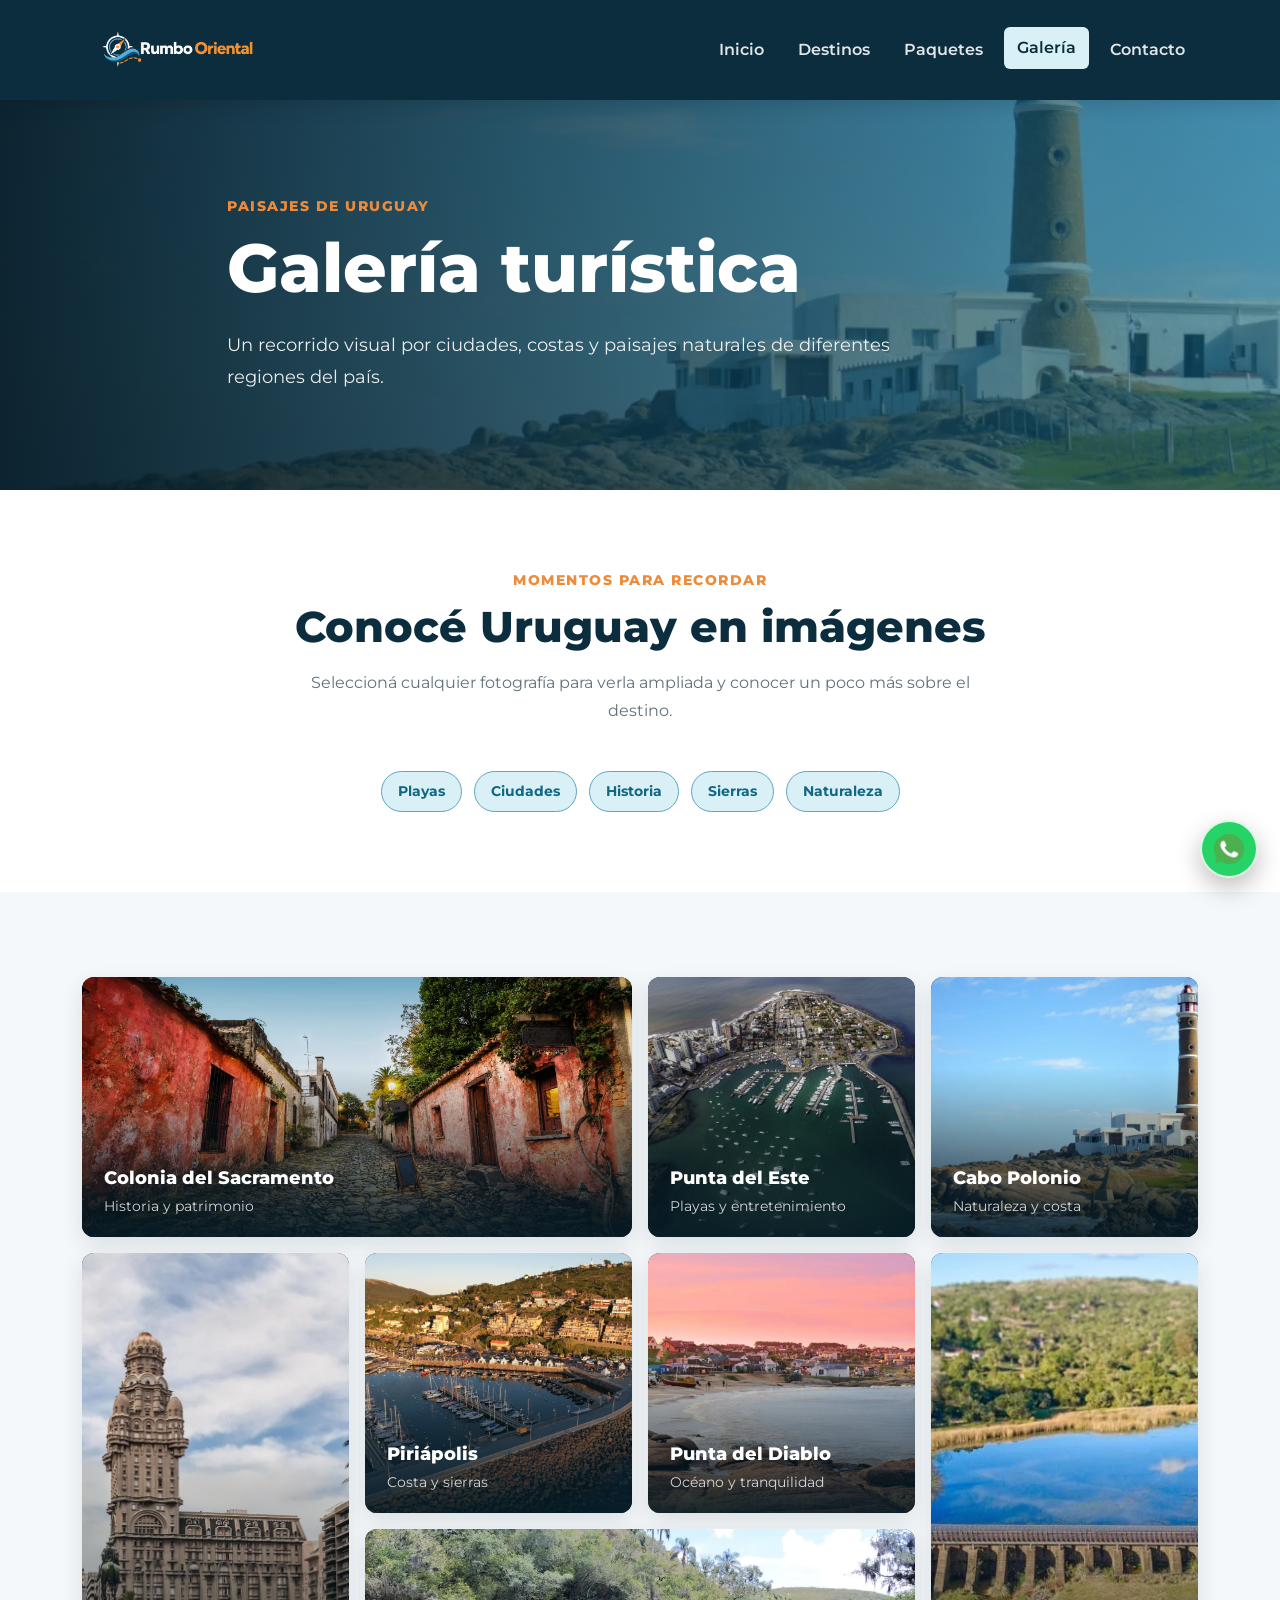
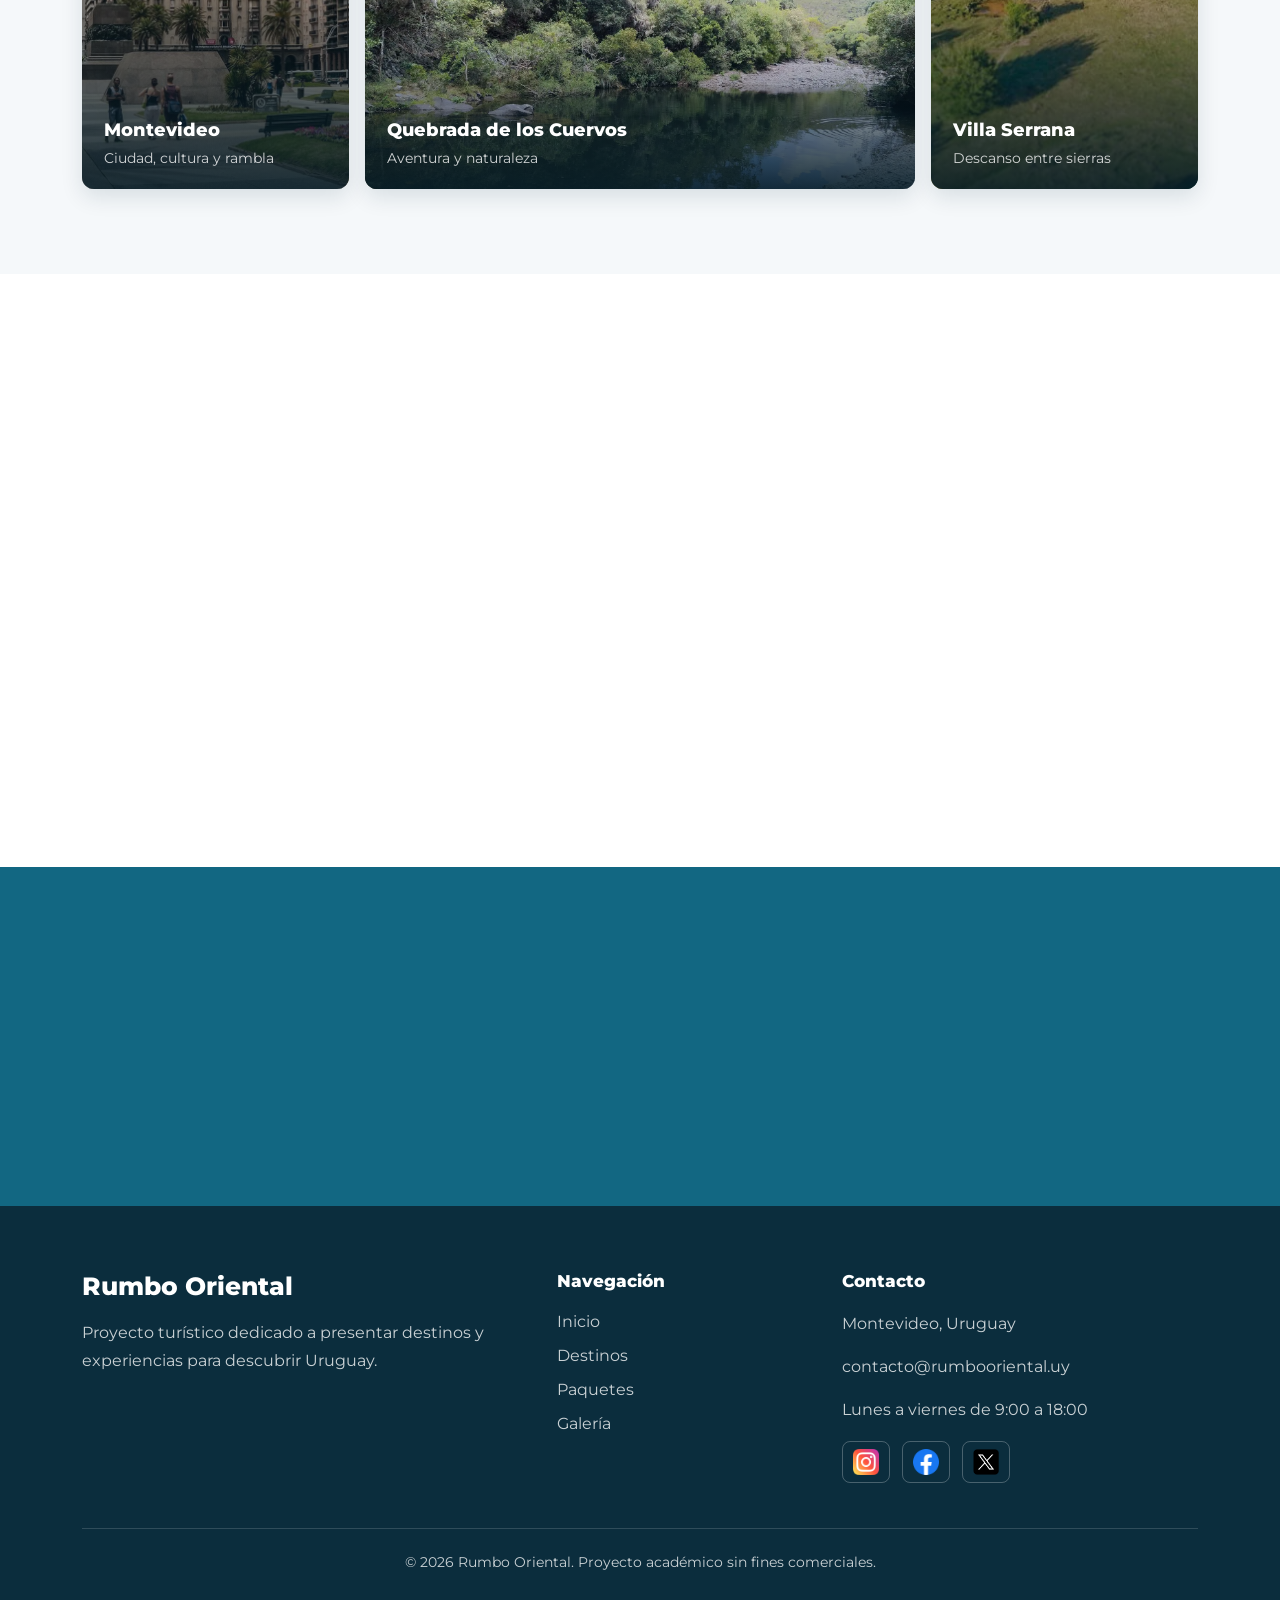
<file: pages/galeria.html>
<!DOCTYPE html>
<html lang="es">
<head>
    <meta charset="UTF-8">
    <meta name="viewport" content="width=device-width, initial-scale=1.0">

    <!-- Bootstrap CSS -->
    <link
        href="https://cdn.jsdelivr.net/npm/bootstrap@5.3.3/dist/css/bootstrap.min.css"
        rel="stylesheet"
    >

    <!-- CSS propio -->
    <link rel="stylesheet" href="../styles/styles.css">

    <title>Galería | Rumbo Oriental</title>
</head>

<body>

    <a class="salto-contenido" href="#contenido-principal">Saltar al contenido principal</a>

    <header class="encabezado">
        <nav class="navbar navbar-expand-lg navbar-dark navegacion" aria-label="Navegación principal">
            <div class="container">

                <a
                    class="navbar-brand nombre-agencia"
                    href="../index.html"
                    aria-label="Ir al inicio de Rumbo Oriental"
                >
                    <img
                        class="logo-agencia"
                        src="../assets/logo-rumbo-oriental.png"
                        alt="Rumbo Oriental"
                    >
                </a>

                <button
                    class="navbar-toggler"
                    type="button"
                    data-bs-toggle="collapse"
                    data-bs-target="#menuPrincipal"
                    aria-controls="menuPrincipal"
                    aria-expanded="false"
                    aria-label="Abrir menú"
                >
                    <span class="navbar-toggler-icon" aria-hidden="true"></span>
                </button>

                <div class="collapse navbar-collapse" id="menuPrincipal">
                    <ul class="navbar-nav ms-auto">

                        <li class="nav-item">
                            <a class="nav-link" href="../index.html">
                                Inicio
                            </a>
                        </li>

                        <li class="nav-item">
                            <a class="nav-link" href="./destinos.html">
                                Destinos
                            </a>
                        </li>

                        <li class="nav-item">
                            <a class="nav-link" href="./paquetes.html">
                                Paquetes
                            </a>
                        </li>

                        <li class="nav-item">
                            <a
                                class="nav-link active"
                                href="./galeria.html"
                                aria-current="page"
                            >
                                Galería
                            </a>
                        </li>

                        <li class="nav-item">
                            <a class="nav-link" href="./contacto.html">
                                Contacto
                            </a>
                        </li>

                    </ul>
                </div>

            </div>
        </nav>
    </header>

    <main id="contenido-principal">

        <!-- Portada -->

        <section class="portada-interna portada-galeria">
            <div class="container contenido-portada-interna">

                <p class="texto-superior">
                    Paisajes de Uruguay
                </p>

                <h1>Galería turística</h1>

                <p>
                    Un recorrido visual por ciudades, costas y paisajes
                    naturales de diferentes regiones del país.
                </p>

            </div>
        </section>

        <!-- Presentación -->

        <section class="seccion-introduccion">
            <div class="container">

                <div class="encabezado-seccion">
                    <p class="subtitulo-seccion">
                        Momentos para recordar
                    </p>

                    <h2>Conocé Uruguay en imágenes</h2>

                    <p>
                        Seleccioná cualquier fotografía para verla ampliada
                        y conocer un poco más sobre el destino.
                    </p>
                </div>

                <div class="categorias-destinos">
                    <span>Playas</span>
                    <span>Ciudades</span>
                    <span>Historia</span>
                    <span>Sierras</span>
                    <span>Naturaleza</span>
                </div>

            </div>
        </section>

        <!-- Galería -->

        <section class="seccion-galeria">
            <div class="container">

                <div class="grilla-galeria">

                    <button
                        class="elemento-galeria elemento-grande"
                        type="button"
                        data-bs-toggle="modal"
                        data-bs-target="#modalGaleria"
                        data-imagen="../assets/colonia.webp"
                        data-titulo="Colonia del Sacramento"
                        aria-label="Ampliar imagen de Colonia del Sacramento"
                    >
                        <figure class="figura-galeria">
                            <img
                                src="../assets/colonia.webp"
                                alt="Colonia del Sacramento"
                                loading="lazy"
                            >

                            <figcaption class="informacion-galeria">
                                <strong>Colonia del Sacramento</strong>
                                <small>Historia y patrimonio</small>
                            </figcaption>
                        </figure>
                    </button>

                    <button
                        class="elemento-galeria"
                        type="button"
                        data-bs-toggle="modal"
                        data-bs-target="#modalGaleria"
                        data-imagen="../assets/punta-del-este.webp"
                        data-titulo="Punta del Este"
                        aria-label="Ampliar imagen de Punta del Este"
                    >
                        <img
                            src="../assets/punta-del-este.webp"
                            alt="Punta del Este"
                                loading="lazy"
                            >

                        <span class="informacion-galeria">
                            <strong>Punta del Este</strong>
                            <small>Playas y entretenimiento</small>
                        </span>
                    </button>

                    <button
                        class="elemento-galeria"
                        type="button"
                        data-bs-toggle="modal"
                        data-bs-target="#modalGaleria"
                        data-imagen="../assets/cabo-polonio.webp"
                        data-titulo="Cabo Polonio"
                        aria-label="Ampliar imagen de Cabo Polonio"
                    >
                        <img
                            src="../assets/cabo-polonio.webp"
                            alt="Cabo Polonio"
                                loading="lazy"
                            >

                        <span class="informacion-galeria">
                            <strong>Cabo Polonio</strong>
                            <small>Naturaleza y costa</small>
                        </span>
                    </button>

                    <button
                        class="elemento-galeria elemento-alto"
                        type="button"
                        data-bs-toggle="modal"
                        data-bs-target="#modalGaleria"
                        data-imagen="../assets/montevideo.webp"
                        data-titulo="Montevideo"
                        aria-label="Ampliar imagen de Montevideo"
                    >
                        <img
                            src="../assets/montevideo.webp"
                            alt="Montevideo"
                                loading="lazy"
                            >

                        <span class="informacion-galeria">
                            <strong>Montevideo</strong>
                            <small>Ciudad, cultura y rambla</small>
                        </span>
                    </button>

                    <button
                        class="elemento-galeria"
                        type="button"
                        data-bs-toggle="modal"
                        data-bs-target="#modalGaleria"
                        data-imagen="../assets/piriapolis.webp"
                        data-titulo="Piriápolis"
                        aria-label="Ampliar imagen de Piriápolis"
                    >
                        <img
                            src="../assets/piriapolis.webp"
                            alt="Piriápolis"
                                loading="lazy"
                            >

                        <span class="informacion-galeria">
                            <strong>Piriápolis</strong>
                            <small>Costa y sierras</small>
                        </span>
                    </button>

                    <button
                        class="elemento-galeria"
                        type="button"
                        data-bs-toggle="modal"
                        data-bs-target="#modalGaleria"
                        data-imagen="../assets/punta-del-diablo.webp"
                        data-titulo="Punta del Diablo"
                        aria-label="Ampliar imagen de Punta del Diablo"
                    >
                        <img
                            src="../assets/punta-del-diablo.webp"
                            alt="Punta del Diablo"
                                loading="lazy"
                            >

                        <span class="informacion-galeria">
                            <strong>Punta del Diablo</strong>
                            <small>Océano y tranquilidad</small>
                        </span>
                    </button>

                    <button
                        class="elemento-galeria"
                        type="button"
                        data-bs-toggle="modal"
                        data-bs-target="#modalGaleria"
                        data-imagen="../assets/villa-serrana.webp"
                        data-titulo="Villa Serrana"
                        aria-label="Ampliar imagen de Villa Serrana"
                    >
                        <img
                            src="../assets/villa-serrana.webp"
                            alt="Villa Serrana"
                                loading="lazy"
                            >

                        <span class="informacion-galeria">
                            <strong>Villa Serrana</strong>
                            <small>Descanso entre sierras</small>
                        </span>
                    </button>

                    <button
                        class="elemento-galeria elemento-grande"
                        type="button"
                        data-bs-toggle="modal"
                        data-bs-target="#modalGaleria"
                        data-imagen="../assets/quebrada-cuervos.webp"
                        data-titulo="Quebrada de los Cuervos"
                        aria-label="Ampliar imagen de Quebrada de los Cuervos"
                    >
                        <img
                            src="../assets/quebrada-cuervos.webp"
                            alt="Quebrada de los Cuervos"
                                loading="lazy"
                            >

                        <span class="informacion-galeria">
                            <strong>Quebrada de los Cuervos</strong>
                            <small>Aventura y naturaleza</small>
                        </span>
                    </button>

                </div>

            </div>
        </section>

        <!-- Modal de Bootstrap -->

        <div
            class="modal fade"
            id="modalGaleria"
            tabindex="-1"
            aria-labelledby="tituloModalGaleria"
            aria-hidden="true"
        >
            <div class="modal-dialog modal-xl modal-dialog-centered">
                <div class="modal-content contenido-modal-galeria">

                    <div class="modal-header">
                        <h2
                            class="modal-title"
                            id="tituloModalGaleria"
                        >
                            Destino
                        </h2>

                        <button
                            type="button"
                            class="btn-close btn-close-white"
                            data-bs-dismiss="modal"
                            aria-label="Cerrar"
                        ></button>
                    </div>

                    <div class="modal-body">
                        <img
                            id="imagenModalGaleria"
                            class="imagen-modal-galeria"
                            src="../assets/colonia.webp"
                            alt="Destino turístico ampliado"
                                loading="lazy"
                            >
                    </div>

                </div>
            </div>
        </div>

        <!-- Información -->

        <section class="seccion-experiencias">
            <div class="container">

                <div class="encabezado-seccion">
                    <p class="subtitulo-seccion">
                        Diferentes formas de viajar
                    </p>

                    <h2>Experiencias para descubrir</h2>

                    <p>
                        Uruguay ofrece alternativas para distintos estilos
                        de viaje y épocas del año.
                    </p>
                </div>

                <div class="row g-4">

                    <div class="col-12 col-md-4">
                        <article class="tarjeta-experiencia">
                            <span aria-hidden="true">🌊</span>
                            <h3>Recorrer la costa</h3>
                            <p>
                                Playas, paseos, deportes y paisajes oceánicos
                                desde Maldonado hasta Rocha.
                            </p>
                        </article>
                    </div>

                    <div class="col-12 col-md-4">
                        <article class="tarjeta-experiencia">
                            <span aria-hidden="true">🏛️</span>
                            <h3>Conocer la historia</h3>
                            <p>
                                Barrios históricos, arquitectura, museos
                                y espacios culturales.
                            </p>
                        </article>
                    </div>

                    <div class="col-12 col-md-4">
                        <article class="tarjeta-experiencia">
                            <span aria-hidden="true">🥾</span>
                            <h3>Explorar la naturaleza</h3>
                            <p>
                                Sierras, senderos, quebradas y entornos
                                para disfrutar al aire libre.
                            </p>
                        </article>
                    </div>

                </div>
            </div>
        </section>

        <!-- Invitación -->

        <section class="seccion-eleccion">
            <div class="container">

                <div class="contenido-eleccion">

                    <div>
                        <p class="subtitulo-seccion">
                            Comenzá a planificar
                        </p>

                        <h2>¿Cuál de estos destinos querés conocer?</h2>

                        <p>
                            Consultanos sobre propuestas, fechas y opciones
                            para organizar tu próxima experiencia.
                        </p>
                    </div>

                    <a
                        class="btn boton-principal"
                        href="./contacto.html"
                    >
                        Enviar consulta
                    </a>

                </div>

            </div>
        </section>

    </main>

    <footer class="pie-pagina">
        <div class="container">

            <div class="row g-4">

                <div class="col-12 col-md-5">
                    <h2>Rumbo Oriental</h2>

                    <p>
                        Proyecto turístico dedicado a presentar destinos
                        y experiencias para descubrir Uruguay.
                    </p>
                </div>

                <div class="col-6 col-md-3">
                    <h3>Navegación</h3>

                    <ul>
                        <li><a href="../index.html">Inicio</a></li>
                        <li><a href="./destinos.html">Destinos</a></li>
                        <li><a href="./paquetes.html">Paquetes</a></li>
                        <li><a href="./galeria.html">Galería</a></li>
                    </ul>
                </div>

                <div class="col-6 col-md-4">
                    <h3>Contacto</h3>

                    <p>Montevideo, Uruguay</p>
                    <p>contacto@rumbooriental.uy</p>
                    <p>Lunes a viernes de 9:00 a 18:00</p>

                    <nav class="redes-sociales" aria-label="Redes sociales">
                        <a href="https://www.instagram.com/" target="_blank" rel="noopener noreferrer" aria-label="Visitar Instagram (se abre en una pestaña nueva)">
                            <img src="../assets/logos/instagram.png" alt="">
                        </a>

                        <a href="https://www.facebook.com/" target="_blank" rel="noopener noreferrer" aria-label="Visitar Facebook (se abre en una pestaña nueva)">
                            <img src="../assets/logos/facebook.png" alt="">
                        </a>

                        <a href="https://x.com/" target="_blank" rel="noopener noreferrer" aria-label="Visitar X (se abre en una pestaña nueva)">
                            <img src="../assets/logos/x.png" alt="">
                        </a>
                    </nav>
                </div>

            </div>

            <div class="derechos">
                <p>
                    © <span id="year"></span> Rumbo Oriental.
                    Proyecto académico sin fines comerciales.
                </p>
            </div>

        </div>
    </footer>

    <!-- Botón flotante de WhatsApp -->
    <a
        class="whatsapp-flotante"
        href="https://wa.me/+598096384234"
        target="_blank"
        rel="noopener noreferrer"
        aria-label="Contactar a Rumbo Oriental por WhatsApp"
    >
        <img src="../assets/logos/whatsapp.png" alt="">
    </a>

    <!-- Bootstrap JavaScript -->
    <script
        src="https://cdn.jsdelivr.net/npm/bootstrap@5.3.3/dist/js/bootstrap.bundle.min.js"
    ></script>

    <!-- JavaScript propio -->
    <script src="../js/main.js"></script>

</body>
</html>
</file>
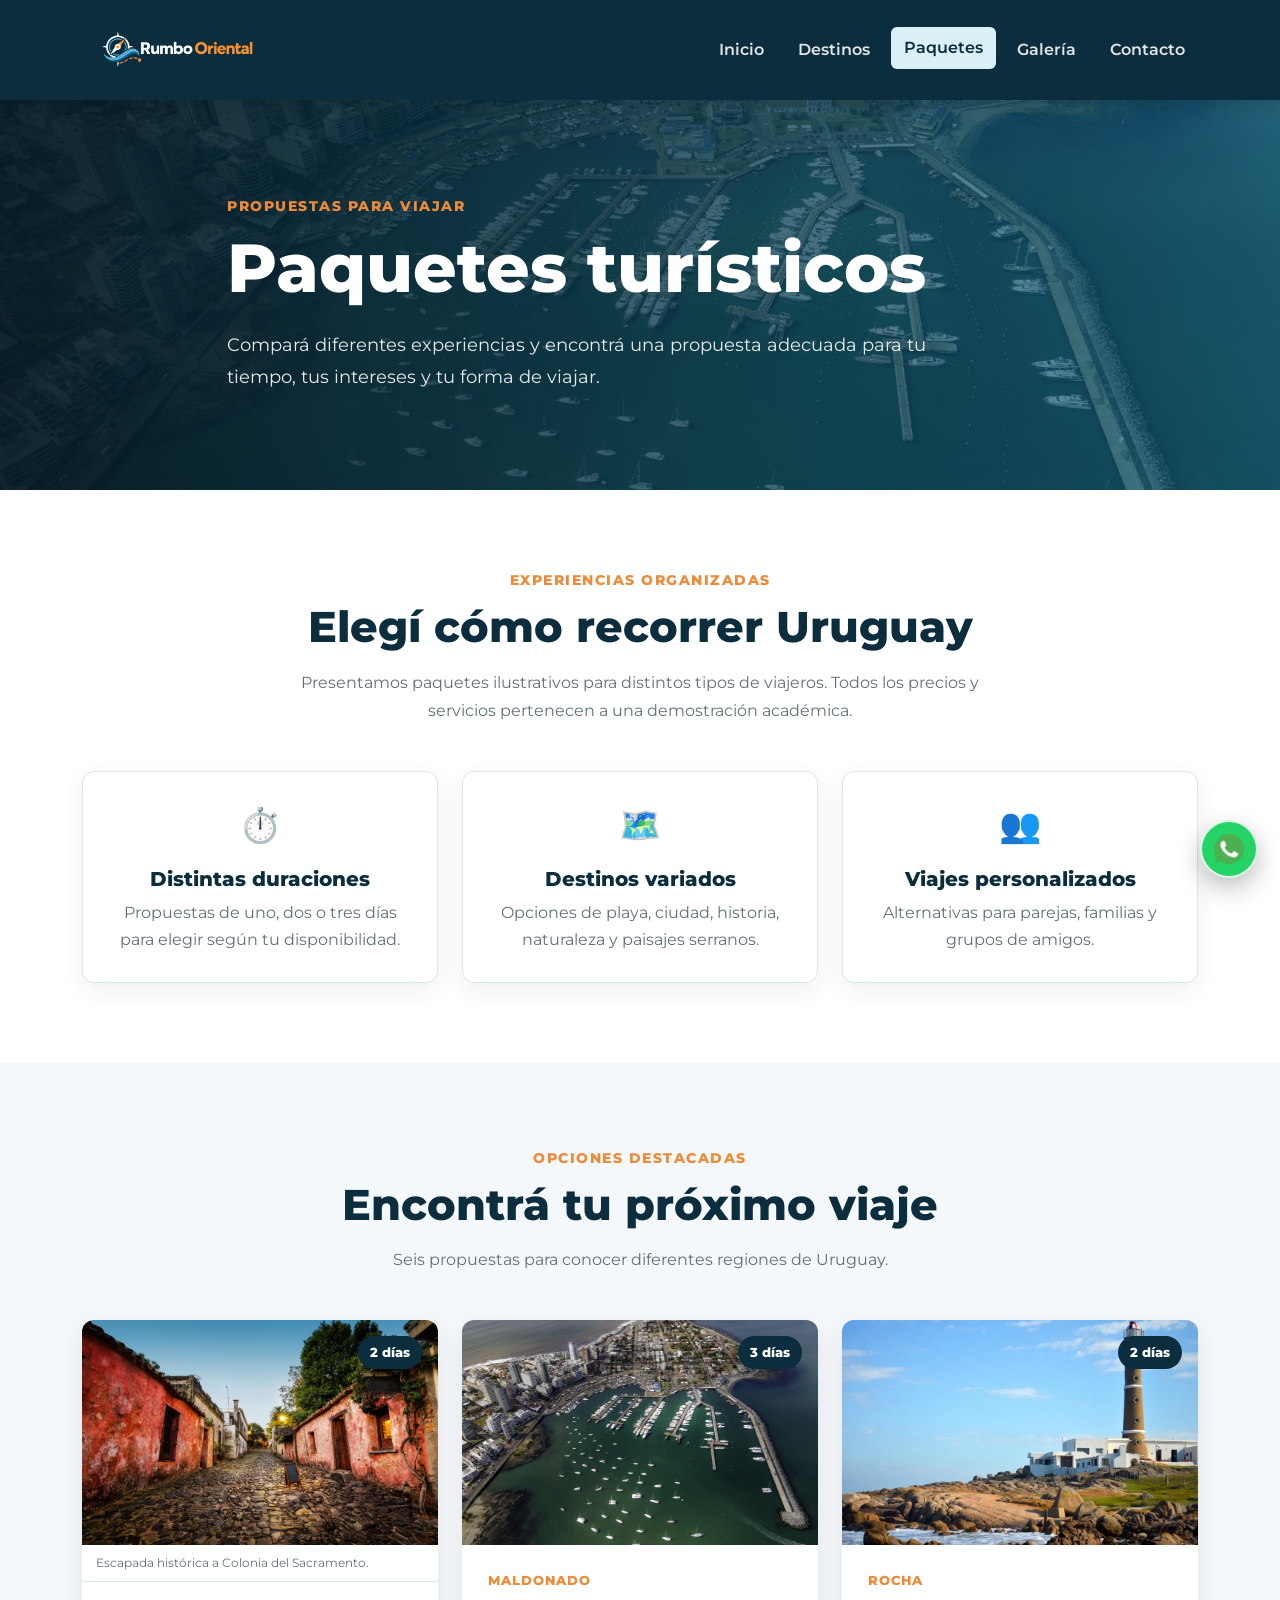
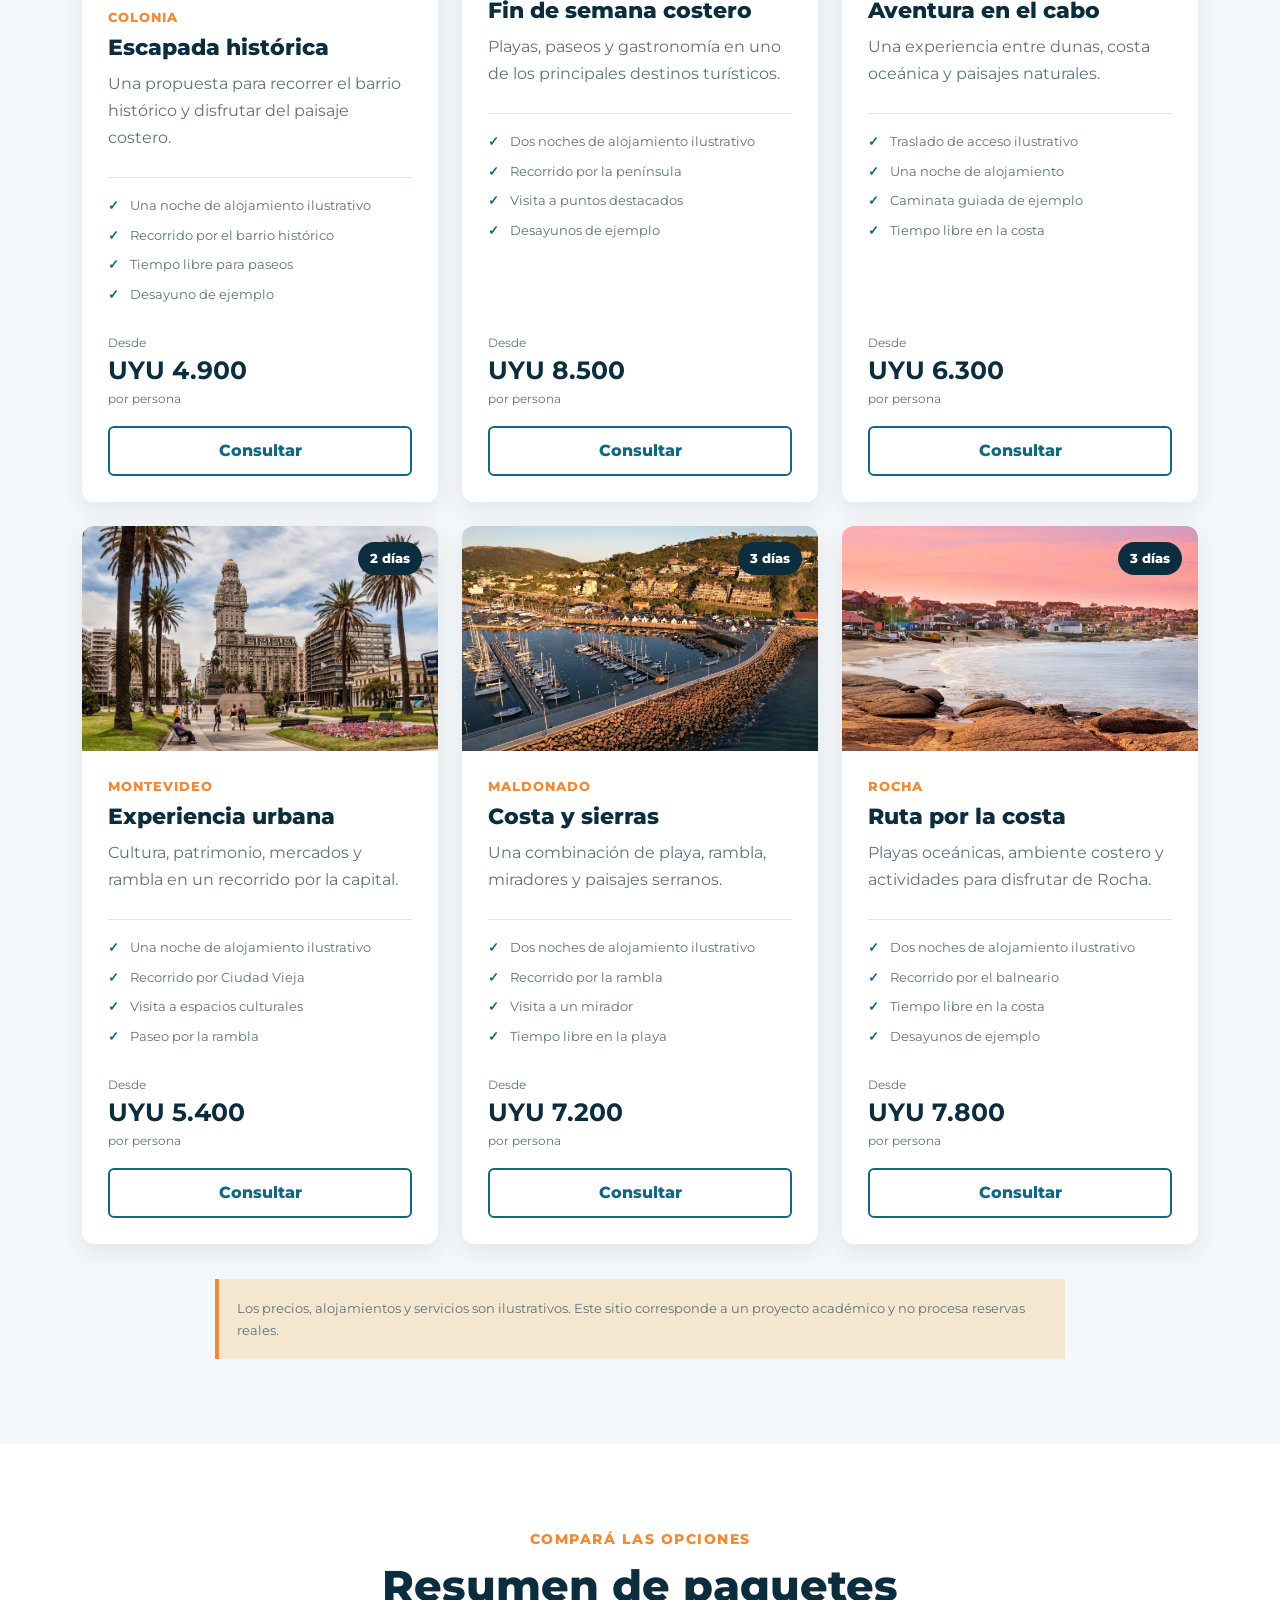
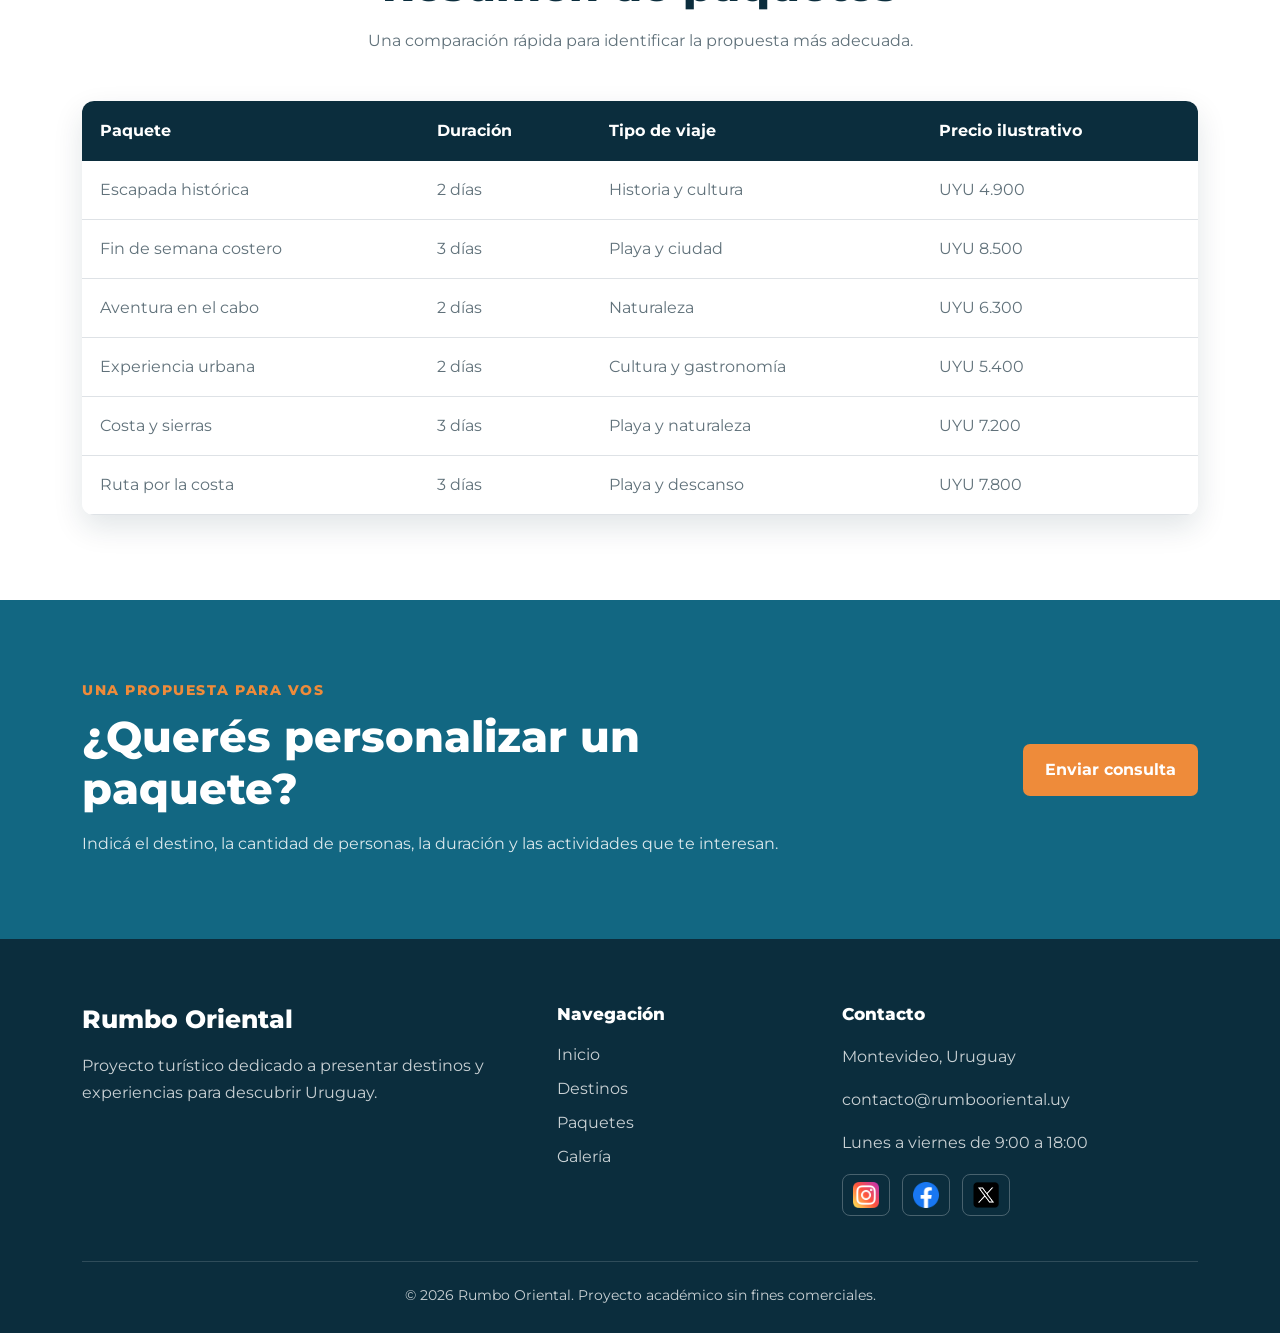
<file: pages/paquetes.html>
<!DOCTYPE html>
<html lang="es">
<head>
    <meta charset="UTF-8">
    <meta name="viewport" content="width=device-width, initial-scale=1.0">

    <!-- Bootstrap CSS -->
    <link
        href="https://cdn.jsdelivr.net/npm/bootstrap@5.3.3/dist/css/bootstrap.min.css"
        rel="stylesheet"
    >

    <!-- CSS propio -->
    <link rel="stylesheet" href="../styles/styles.css">

    <title>Paquetes | Rumbo Oriental</title>
</head>

<body>

    <a class="salto-contenido" href="#contenido-principal">Saltar al contenido principal</a>

    <header class="encabezado">
        <nav class="navbar navbar-expand-lg navbar-dark navegacion" aria-label="Navegación principal">
            <div class="container">

                <a
                    class="navbar-brand nombre-agencia"
                    href="../index.html"
                    aria-label="Ir al inicio de Rumbo Oriental"
                >
                    <img
                        class="logo-agencia"
                        src="../assets/logo-rumbo-oriental.png"
                        alt="Rumbo Oriental"
                    >
                </a>

                <button
                    class="navbar-toggler"
                    type="button"
                    data-bs-toggle="collapse"
                    data-bs-target="#menuPrincipal"
                    aria-controls="menuPrincipal"
                    aria-expanded="false"
                    aria-label="Abrir menú"
                >
                    <span class="navbar-toggler-icon" aria-hidden="true"></span>
                </button>

                <div class="collapse navbar-collapse" id="menuPrincipal">
                    <ul class="navbar-nav ms-auto">

                        <li class="nav-item">
                            <a class="nav-link" href="../index.html">
                                Inicio
                            </a>
                        </li>

                        <li class="nav-item">
                            <a class="nav-link" href="./destinos.html">
                                Destinos
                            </a>
                        </li>

                        <li class="nav-item">
                            <a
                                class="nav-link active"
                                href="./paquetes.html"
                                aria-current="page"
                            >
                                Paquetes
                            </a>
                        </li>

                        <li class="nav-item">
                            <a class="nav-link" href="./galeria.html">
                                Galería
                            </a>
                        </li>

                        <li class="nav-item">
                            <a class="nav-link" href="./contacto.html">
                                Contacto
                            </a>
                        </li>

                    </ul>
                </div>

            </div>
        </nav>
    </header>

    <main id="contenido-principal">

        <!-- Portada -->

        <section class="portada-interna portada-paquetes">
            <div class="container contenido-portada-interna">

                <p class="texto-superior">Propuestas para viajar</p>

                <h1>Paquetes turísticos</h1>

                <p>
                    Compará diferentes experiencias y encontrá una propuesta
                    adecuada para tu tiempo, tus intereses y tu forma de viajar.
                </p>

            </div>
        </section>

        <!-- Presentación -->

        <section class="seccion-introduccion">
            <div class="container">

                <div class="encabezado-seccion">
                    <p class="subtitulo-seccion">
                        Experiencias organizadas
                    </p>

                    <h2>Elegí cómo recorrer Uruguay</h2>

                    <p>
                        Presentamos paquetes ilustrativos para distintos tipos
                        de viajeros. Todos los precios y servicios pertenecen
                        a una demostración académica.
                    </p>
                </div>

                <div class="row g-4">

                    <div class="col-12 col-md-4">
                        <article class="resumen-paquete">
                            <span aria-hidden="true">⏱️</span>
                            <h3>Distintas duraciones</h3>
                            <p>
                                Propuestas de uno, dos o tres días para elegir
                                según tu disponibilidad.
                            </p>
                        </article>
                    </div>

                    <div class="col-12 col-md-4">
                        <article class="resumen-paquete">
                            <span aria-hidden="true">🗺️</span>
                            <h3>Destinos variados</h3>
                            <p>
                                Opciones de playa, ciudad, historia, naturaleza
                                y paisajes serranos.
                            </p>
                        </article>
                    </div>

                    <div class="col-12 col-md-4">
                        <article class="resumen-paquete">
                            <span aria-hidden="true">👥</span>
                            <h3>Viajes personalizados</h3>
                            <p>
                                Alternativas para parejas, familias y grupos
                                de amigos.
                            </p>
                        </article>
                    </div>

                </div>
            </div>
        </section>

        <!-- Paquetes -->

        <section class="seccion-paquetes">
            <div class="container">

                <div class="encabezado-seccion">
                    <p class="subtitulo-seccion">Opciones destacadas</p>
                    <h2>Encontrá tu próximo viaje</h2>
                    <p>
                        Seis propuestas para conocer diferentes regiones
                        de Uruguay.
                    </p>
                </div>

                <div class="row g-4">

                    <!-- Colonia -->

                    <div class="col-12 col-md-6 col-lg-4">
                        <article class="card tarjeta-paquete h-100">

                            <div class="contenedor-imagen-paquete">
                                <figure class="figura-paquete">
                                    <img
                                        src="../assets/colonia.webp"
                                        class="imagen-paquete"
                                        alt="Colonia del Sacramento"
                                loading="lazy"
                            >
                                    <figcaption class="pie-figura pie-figura-paquete">
                                        Escapada histórica a Colonia del Sacramento.
                                    </figcaption>
                                </figure>
                                <span class="duracion-paquete">
                                    2 días
                                </span>
                            </div>

                            <div class="card-body">
                                <p class="ubicacion-paquete">
                                    Colonia
                                </p>

                                <h2 class="card-title">
                                    Escapada histórica
                                </h2>

                                <p class="card-text">
                                    Una propuesta para recorrer el barrio
                                    histórico y disfrutar del paisaje costero.
                                </p>

                                <ul class="incluye-paquete">
                                    <li>Una noche de alojamiento ilustrativo</li>
                                    <li>Recorrido por el barrio histórico</li>
                                    <li>Tiempo libre para paseos</li>
                                    <li>Desayuno de ejemplo</li>
                                </ul>

                                <div class="precio-paquete">
                                    <span>Desde</span>
                                    <strong>UYU 4.900</strong>
                                    <small>por persona</small>
                                </div>

                                <a
                                    class="btn boton-consulta"
                                    href="./contacto.html"
                                >
                                    Consultar
                                </a>
                            </div>

                        </article>
                    </div>

                    <!-- Punta del Este -->

                    <div class="col-12 col-md-6 col-lg-4">
                        <article class="card tarjeta-paquete h-100">

                            <div class="contenedor-imagen-paquete">
                                <img
                                    src="../assets/punta-del-este.webp"
                                    class="imagen-paquete"
                                    alt="Punta del Este"
                                loading="lazy"
                            >
                                <span class="duracion-paquete">
                                    3 días
                                </span>
                            </div>

                            <div class="card-body">
                                <p class="ubicacion-paquete">
                                    Maldonado
                                </p>

                                <h2 class="card-title">
                                    Fin de semana costero
                                </h2>

                                <p class="card-text">
                                    Playas, paseos y gastronomía en uno de
                                    los principales destinos turísticos.
                                </p>

                                <ul class="incluye-paquete">
                                    <li>Dos noches de alojamiento ilustrativo</li>
                                    <li>Recorrido por la península</li>
                                    <li>Visita a puntos destacados</li>
                                    <li>Desayunos de ejemplo</li>
                                </ul>

                                <div class="precio-paquete">
                                    <span>Desde</span>
                                    <strong>UYU 8.500</strong>
                                    <small>por persona</small>
                                </div>

                                <a
                                    class="btn boton-consulta"
                                    href="./contacto.html"
                                >
                                    Consultar
                                </a>
                            </div>

                        </article>
                    </div>

                    <!-- Cabo Polonio -->

                    <div class="col-12 col-md-6 col-lg-4">
                        <article class="card tarjeta-paquete h-100">

                            <div class="contenedor-imagen-paquete">
                                <img
                                    src="../assets/cabo-polonio.webp"
                                    class="imagen-paquete"
                                    alt="Cabo Polonio"
                                loading="lazy"
                            >
                                <span class="duracion-paquete">
                                    2 días
                                </span>
                            </div>

                            <div class="card-body">
                                <p class="ubicacion-paquete">
                                    Rocha
                                </p>

                                <h2 class="card-title">
                                    Aventura en el cabo
                                </h2>

                                <p class="card-text">
                                    Una experiencia entre dunas, costa oceánica
                                    y paisajes naturales.
                                </p>

                                <ul class="incluye-paquete">
                                    <li>Traslado de acceso ilustrativo</li>
                                    <li>Una noche de alojamiento</li>
                                    <li>Caminata guiada de ejemplo</li>
                                    <li>Tiempo libre en la costa</li>
                                </ul>

                                <div class="precio-paquete">
                                    <span>Desde</span>
                                    <strong>UYU 6.300</strong>
                                    <small>por persona</small>
                                </div>

                                <a
                                    class="btn boton-consulta"
                                    href="./contacto.html"
                                >
                                    Consultar
                                </a>
                            </div>

                        </article>
                    </div>

                    <!-- Montevideo -->

                    <div class="col-12 col-md-6 col-lg-4">
                        <article class="card tarjeta-paquete h-100">

                            <div class="contenedor-imagen-paquete">
                                <img
                                    src="../assets/montevideo.webp"
                                    class="imagen-paquete"
                                    alt="Montevideo"
                                loading="lazy"
                            >
                                <span class="duracion-paquete">
                                    2 días
                                </span>
                            </div>

                            <div class="card-body">
                                <p class="ubicacion-paquete">
                                    Montevideo
                                </p>

                                <h2 class="card-title">
                                    Experiencia urbana
                                </h2>

                                <p class="card-text">
                                    Cultura, patrimonio, mercados y rambla
                                    en un recorrido por la capital.
                                </p>

                                <ul class="incluye-paquete">
                                    <li>Una noche de alojamiento ilustrativo</li>
                                    <li>Recorrido por Ciudad Vieja</li>
                                    <li>Visita a espacios culturales</li>
                                    <li>Paseo por la rambla</li>
                                </ul>

                                <div class="precio-paquete">
                                    <span>Desde</span>
                                    <strong>UYU 5.400</strong>
                                    <small>por persona</small>
                                </div>

                                <a
                                    class="btn boton-consulta"
                                    href="./contacto.html"
                                >
                                    Consultar
                                </a>
                            </div>

                        </article>
                    </div>

                    <!-- Piriápolis -->

                    <div class="col-12 col-md-6 col-lg-4">
                        <article class="card tarjeta-paquete h-100">

                            <div class="contenedor-imagen-paquete">
                                <img
                                    src="../assets/piriapolis.webp"
                                    class="imagen-paquete"
                                    alt="Piriápolis"
                                loading="lazy"
                            >
                                <span class="duracion-paquete">
                                    3 días
                                </span>
                            </div>

                            <div class="card-body">
                                <p class="ubicacion-paquete">
                                    Maldonado
                                </p>

                                <h2 class="card-title">
                                    Costa y sierras
                                </h2>

                                <p class="card-text">
                                    Una combinación de playa, rambla,
                                    miradores y paisajes serranos.
                                </p>

                                <ul class="incluye-paquete">
                                    <li>Dos noches de alojamiento ilustrativo</li>
                                    <li>Recorrido por la rambla</li>
                                    <li>Visita a un mirador</li>
                                    <li>Tiempo libre en la playa</li>
                                </ul>

                                <div class="precio-paquete">
                                    <span>Desde</span>
                                    <strong>UYU 7.200</strong>
                                    <small>por persona</small>
                                </div>

                                <a
                                    class="btn boton-consulta"
                                    href="./contacto.html"
                                >
                                    Consultar
                                </a>
                            </div>

                        </article>
                    </div>

                    <!-- Punta del Diablo -->

                    <div class="col-12 col-md-6 col-lg-4">
                        <article class="card tarjeta-paquete h-100">

                            <div class="contenedor-imagen-paquete">
                                <img
                                    src="../assets/punta-del-diablo.webp"
                                    class="imagen-paquete"
                                    alt="Punta del Diablo"
                                loading="lazy"
                            >
                                <span class="duracion-paquete">
                                    3 días
                                </span>
                            </div>

                            <div class="card-body">
                                <p class="ubicacion-paquete">
                                    Rocha
                                </p>

                                <h2 class="card-title">
                                    Ruta por la costa
                                </h2>

                                <p class="card-text">
                                    Playas oceánicas, ambiente costero
                                    y actividades para disfrutar de Rocha.
                                </p>

                                <ul class="incluye-paquete">
                                    <li>Dos noches de alojamiento ilustrativo</li>
                                    <li>Recorrido por el balneario</li>
                                    <li>Tiempo libre en la costa</li>
                                    <li>Desayunos de ejemplo</li>
                                </ul>

                                <div class="precio-paquete">
                                    <span>Desde</span>
                                    <strong>UYU 7.800</strong>
                                    <small>por persona</small>
                                </div>

                                <a
                                    class="btn boton-consulta"
                                    href="./contacto.html"
                                >
                                    Consultar
                                </a>
                            </div>

                        </article>
                    </div>

                </div>

                <p class="aviso-precios">
                    Los precios, alojamientos y servicios son ilustrativos.
                    Este sitio corresponde a un proyecto académico y no
                    procesa reservas reales.
                </p>

            </div>
        </section>

        <!-- Comparación -->

        <section class="seccion-comparacion">
            <div class="container">

                <div class="encabezado-seccion">
                    <p class="subtitulo-seccion">
                        Compará las opciones
                    </p>

                    <h2>Resumen de paquetes</h2>

                    <p>
                        Una comparación rápida para identificar la propuesta
                        más adecuada.
                    </p>
                </div>

                <div class="table-responsive contenedor-tabla">
                    <table class="table tabla-paquetes">
                        <thead>
                            <tr>
                                <th>Paquete</th>
                                <th>Duración</th>
                                <th>Tipo de viaje</th>
                                <th>Precio ilustrativo</th>
                            </tr>
                        </thead>

                        <tbody>
                            <tr>
                                <td>Escapada histórica</td>
                                <td>2 días</td>
                                <td>Historia y cultura</td>
                                <td>UYU 4.900</td>
                            </tr>

                            <tr>
                                <td>Fin de semana costero</td>
                                <td>3 días</td>
                                <td>Playa y ciudad</td>
                                <td>UYU 8.500</td>
                            </tr>

                            <tr>
                                <td>Aventura en el cabo</td>
                                <td>2 días</td>
                                <td>Naturaleza</td>
                                <td>UYU 6.300</td>
                            </tr>

                            <tr>
                                <td>Experiencia urbana</td>
                                <td>2 días</td>
                                <td>Cultura y gastronomía</td>
                                <td>UYU 5.400</td>
                            </tr>

                            <tr>
                                <td>Costa y sierras</td>
                                <td>3 días</td>
                                <td>Playa y naturaleza</td>
                                <td>UYU 7.200</td>
                            </tr>

                            <tr>
                                <td>Ruta por la costa</td>
                                <td>3 días</td>
                                <td>Playa y descanso</td>
                                <td>UYU 7.800</td>
                            </tr>
                        </tbody>
                    </table>
                </div>

            </div>
        </section>

        <!-- Llamada a la acción -->

        <section class="seccion-eleccion">
            <div class="container">

                <div class="contenido-eleccion">

                    <div>
                        <p class="subtitulo-seccion">
                            Una propuesta para vos
                        </p>

                        <h2>¿Querés personalizar un paquete?</h2>

                        <p>
                            Indicá el destino, la cantidad de personas,
                            la duración y las actividades que te interesan.
                        </p>
                    </div>

                    <a
                        class="btn boton-principal"
                        href="./contacto.html"
                    >
                        Enviar consulta
                    </a>

                </div>

            </div>
        </section>

    </main>

    <footer class="pie-pagina">
        <div class="container">

            <div class="row g-4">

                <div class="col-12 col-md-5">
                    <h2>Rumbo Oriental</h2>

                    <p>
                        Proyecto turístico dedicado a presentar destinos
                        y experiencias para descubrir Uruguay.
                    </p>
                </div>

                <div class="col-6 col-md-3">
                    <h3>Navegación</h3>

                    <ul>
                        <li><a href="../index.html">Inicio</a></li>
                        <li><a href="./destinos.html">Destinos</a></li>
                        <li><a href="./paquetes.html">Paquetes</a></li>
                        <li><a href="./galeria.html">Galería</a></li>
                    </ul>
                </div>

                <div class="col-6 col-md-4">
                    <h3>Contacto</h3>

                    <p>Montevideo, Uruguay</p>
                    <p>contacto@rumbooriental.uy</p>
                    <p>Lunes a viernes de 9:00 a 18:00</p>

                    <nav class="redes-sociales" aria-label="Redes sociales">
                        <a href="https://www.instagram.com/" target="_blank" rel="noopener noreferrer" aria-label="Visitar Instagram (se abre en una pestaña nueva)">
                            <img src="../assets/logos/instagram.png" alt="">
                        </a>

                        <a href="https://www.facebook.com/" target="_blank" rel="noopener noreferrer" aria-label="Visitar Facebook (se abre en una pestaña nueva)">
                            <img src="../assets/logos/facebook.png" alt="">
                        </a>

                        <a href="https://x.com/" target="_blank" rel="noopener noreferrer" aria-label="Visitar X (se abre en una pestaña nueva)">
                            <img src="../assets/logos/x.png" alt="">
                        </a>
                    </nav>
                </div>

            </div>

            <div class="derechos">
                <p>
                    © <span id="year"></span> Rumbo Oriental.
                    Proyecto académico sin fines comerciales.
                </p>
            </div>

        </div>
    </footer>

    <!-- Botón flotante de WhatsApp -->
    <a
        class="whatsapp-flotante"
        href="https://wa.me/+598096384234"
        target="_blank"
        rel="noopener noreferrer"
        aria-label="Contactar a Rumbo Oriental por WhatsApp"
    >
        <img src="../assets/logos/whatsapp.png" alt="">
    </a>

    <!-- Bootstrap JavaScript -->
    <script
        src="https://cdn.jsdelivr.net/npm/bootstrap@5.3.3/dist/js/bootstrap.bundle.min.js"
    ></script>

    <!-- JavaScript propio -->
    <script src="../js/main.js"></script>

</body>
</html>
</file>
<file: styles/styles.css>
/* Google Fonts */

@import url("https://fonts.googleapis.com/css2?family=Montserrat:wght@400;500;600;700;800&display=swap");


/* Variables */

:root {
    --azul-oscuro: #0b2d3d;
    --azul: #126782;
    --celeste: #61a5c2;
    --celeste-claro: #d9f0f6;
    --arena: #f4e7cf;
    --naranja: #ee8b3a;
    --blanco: #ffffff;
    --fondo: #f5f8fa;
    --texto: #24343d;
    --gris-texto: #60717a;
    --sombra: 0 12px 30px rgba(11, 45, 61, 0.12);
}


/* Estilos generales */

* {
    margin: 0;
    padding: 0;
    box-sizing: border-box;
}

html {
    scroll-behavior: smooth;
}

body {
    background-color: var(--fondo);
    color: var(--texto);
    font-family: "Montserrat", sans-serif;
}

h1,
h2,
h3,
p {
    margin-top: 0;
}

img {
    max-width: 100%;
}

a {
    text-decoration: none;
}


/* Accesibilidad */

.salto-contenido {
    position: fixed;
    top: 12px;
    left: 12px;
    z-index: 2000;
    padding: 10px 14px;
    border-radius: 7px;
    color: var(--blanco);
    background-color: var(--azul-oscuro);
    font-weight: 700;
    transform: translateY(-150%);
}

.salto-contenido:focus {
    transform: translateY(0);
}

a:focus-visible,
button:focus-visible {
    outline: 3px solid var(--naranja);
    outline-offset: 3px;
}



/* Navbar */

.encabezado {
    position: sticky;
    top: 0;
    z-index: 1000;
}

.navegacion {
    width: 100%;
    padding: 18px 0;
    background-color: var(--azul-oscuro);
    box-shadow: 0 4px 18px rgba(0, 0, 0, 0.15);
}

.navegacion .container {
    display: flex;
    align-items: center;
    justify-content: space-between;
    gap: 24px;
}

.nombre-agencia {
    color: var(--blanco);
    font-size: 22px;
    font-weight: 800;
    letter-spacing: 0.5px;
    transition:
        color 0.25s ease,
        transform 0.25s ease;
}

.nombre-agencia:hover,
.nombre-agencia:focus {
    color: var(--celeste-claro);
    transform: translateY(-2px);
}

.nombre-agencia:active {
    transform: scale(0.96);
}

.logo-agencia {
    width: 190px;
    height: 54px;
    display: block;
    object-fit: contain;
    transition:
        transform 0.25s ease,
        filter 0.25s ease;
}

.nombre-agencia:hover .logo-agencia,
.nombre-agencia:focus .logo-agencia {
    filter: brightness(1.12);
    transform: translateY(-2px);
}

.nombre-agencia:active .logo-agencia {
    transform: scale(0.96);
}

.navbar-nav {
    gap: 8px;
}

.navbar-dark .navbar-nav .nav-link {
    padding: 9px 13px;
    border-radius: 6px;
    color: rgba(255, 255, 255, 0.88);
    font-weight: 600;
    transition:
        color 0.25s ease,
        background-color 0.25s ease,
        transform 0.25s ease;
}

.navbar-dark .navbar-nav .nav-link:hover,
.navbar-dark .navbar-nav .nav-link:focus,
.navbar-dark .navbar-nav .nav-link.active {
    color: var(--azul-oscuro);
    background-color: var(--celeste-claro);
    transform: translateY(-2px);
}

.navbar-dark .navbar-nav .nav-link:active {
    transform: scale(0.95);
}

.navbar-toggler {
    border: 2px solid rgba(255, 255, 255, 0.7);
}

.navbar-toggler:focus {
    box-shadow: 0 0 0 3px rgba(97, 165, 194, 0.45);
}


/* Carousel principal */

.carousel-portada,
.carousel-portada .carousel-item {
    min-height: 650px;
}

.imagen-carousel {
    width: 100%;
    height: 650px;
    display: block;
    object-fit: cover;
}

.capa-carousel {
    position: absolute;
    inset: 0;
    background:
        linear-gradient(
            90deg,
            rgba(5, 27, 38, 0.94) 0%,
            rgba(11, 45, 61, 0.75) 48%,
            rgba(11, 45, 61, 0.18) 100%
        );
}

.contenido-carousel {
    top: 50%;
    right: auto;
    bottom: auto;
    left: 50%;
    width: min(1140px, calc(100% - 48px));
    padding: 0;
    text-align: left;
    transform: translate(-50%, -50%);
}

.texto-superior,
.subtitulo-seccion {
    margin-bottom: 10px;
    color: var(--naranja);
    font-size: 14px;
    font-weight: 800;
    letter-spacing: 1.5px;
    text-transform: uppercase;
}

.contenido-carousel h1,
.contenido-carousel h2 {
    max-width: 780px;
    margin-bottom: 22px;
    color: var(--blanco);
    font-size: clamp(42px, 7vw, 72px);
    font-weight: 800;
    line-height: 1.06;
}

.descripcion-carousel {
    max-width: 680px;
    margin-bottom: 30px;
    color: rgba(255, 255, 255, 0.9);
    font-size: 18px;
    line-height: 1.8;
}

.carousel-control-prev,
.carousel-control-next,
.carousel-indicators button {
    transition:
        opacity 0.25s ease,
        transform 0.25s ease;
}

.carousel-control-prev:hover,
.carousel-control-prev:focus,
.carousel-control-next:hover,
.carousel-control-next:focus {
    opacity: 1;
}

.carousel-control-prev:active,
.carousel-control-next:active {
    transform: scale(0.92);
}

.carousel-indicators button:hover,
.carousel-indicators button:focus {
    opacity: 1;
    transform: scaleX(1.2);
}

.carousel-indicators button:active {
    transform: scaleX(0.9);
}

.carousel-control-prev:focus-visible,
.carousel-control-next:focus-visible,
.carousel-indicators button:focus-visible {
    outline: 3px solid var(--naranja);
    outline-offset: 3px;
}


/* Botones */

.boton-principal,
.boton-secundario,
.enlace-tarjeta {
    padding: 12px 20px;
    border: 2px solid transparent;
    border-radius: 7px;
    font-weight: 700;
    transition:
        color 0.25s ease,
        background-color 0.25s ease,
        border-color 0.25s ease,
        transform 0.25s ease,
        box-shadow 0.25s ease;
}

.boton-principal {
    color: var(--blanco);
    background-color: var(--naranja);
}

.boton-principal:hover,
.boton-principal:focus {
    color: var(--blanco);
    background-color: #d87324;
    transform: translateY(-3px);
    box-shadow: 0 10px 22px rgba(238, 139, 58, 0.3);
}

.boton-secundario {
    border-color: rgba(255, 255, 255, 0.75);
    color: var(--blanco);
    background-color: transparent;
}

.boton-secundario:hover,
.boton-secundario:focus {
    border-color: var(--blanco);
    color: var(--azul-oscuro);
    background-color: var(--blanco);
    transform: translateY(-3px);
}

.boton-principal:active,
.boton-secundario:active,
.enlace-tarjeta:active {
    transform: scale(0.96);
}


/* Secciones generales */

.seccion-presentacion,
.seccion-destacados,
.seccion-invitacion {
    padding: 85px 0;
}

.encabezado-seccion {
    max-width: 720px;
    margin: 0 auto 45px;
    text-align: center;
}

.encabezado-seccion h2 {
    margin-bottom: 16px;
    color: var(--azul-oscuro);
    font-size: clamp(30px, 5vw, 43px);
    font-weight: 800;
}

.encabezado-seccion > p:last-child {
    color: var(--gris-texto);
    font-size: 16px;
    line-height: 1.8;
}


/* Beneficios */

.seccion-presentacion {
    background-color: var(--blanco);
}

.tarjeta-beneficio {
    height: 100%;
    padding: 32px;
    border: 1px solid #dbe6eb;
    border-radius: 12px;
    background-color: var(--blanco);
    box-shadow: 0 8px 24px rgba(11, 45, 61, 0.07);
    transition:
        transform 0.3s ease,
        border-color 0.3s ease,
        box-shadow 0.3s ease;
}

.tarjeta-beneficio:hover,
.tarjeta-beneficio:focus-within {
    border-color: var(--celeste);
    transform: translateY(-7px);
    box-shadow: var(--sombra);
}

.tarjeta-beneficio:active {
    transform: translateY(-2px) scale(0.99);
}

.icono-beneficio {
    width: 60px;
    height: 60px;
    display: inline-flex;
    margin-bottom: 22px;
    align-items: center;
    justify-content: center;
    border-radius: 50%;
    background-color: var(--celeste-claro);
    font-size: 28px;
}

.tarjeta-beneficio h3 {
    margin-bottom: 14px;
    color: var(--azul-oscuro);
    font-size: 21px;
    font-weight: 800;
}

.tarjeta-beneficio p {
    margin-bottom: 0;
    color: var(--gris-texto);
    line-height: 1.7;
}


/* Destinos */

.seccion-destacados {
    background-color: var(--fondo);
}

.tarjeta-destino {
    overflow: hidden;
    border: 0;
    border-radius: 12px;
    background-color: var(--blanco);
    box-shadow: 0 8px 24px rgba(11, 45, 61, 0.08);
    transition:
        transform 0.3s ease,
        box-shadow 0.3s ease;
}

.figura-destino,
.figura-paquete,
.figura-galeria,
.figura-contacto {
    margin: 0;
}

.pie-figura {
    padding: 9px 14px;
    color: var(--gris-texto);
    background-color: var(--blanco);
    font-size: 12px;
    line-height: 1.5;
}

.pie-figura-paquete {
    border-bottom: 1px solid #dbe6eb;
}

.tarjeta-destino:hover,
.tarjeta-destino:focus-within {
    transform: translateY(-8px);
    box-shadow: var(--sombra);
}

.tarjeta-destino:active {
    transform: translateY(-3px) scale(0.99);
}

.imagen-destino {
    width: 100%;
    height: 235px;
    display: block;
    object-fit: cover;
    transition:
        filter 0.3s ease,
        transform 0.35s ease;
}

.tarjeta-destino:hover .imagen-destino,
.tarjeta-destino:focus-within .imagen-destino {
    filter: brightness(0.88);
    transform: scale(1.04);
}

.tarjeta-destino .card-body {
    display: flex;
    flex-direction: column;
    padding: 26px;
}

.tarjeta-destino .card-title {
    color: var(--azul-oscuro);
    font-size: 23px;
    font-weight: 800;
}

.tarjeta-destino .card-text {
    flex-grow: 1;
    color: var(--gris-texto);
    line-height: 1.7;
}

.enlace-tarjeta {
    align-self: flex-start;
    margin-top: 10px;
    border-color: var(--azul);
    color: var(--azul);
}

.enlace-tarjeta:hover,
.enlace-tarjeta:focus {
    border-color: var(--azul);
    color: var(--blanco);
    background-color: var(--azul);
    transform: translateY(-2px);
}


/* Invitación */

.seccion-invitacion {
    color: var(--blanco);
    background-color: var(--azul);
}

.contenido-invitacion {
    display: flex;
    align-items: center;
    justify-content: space-between;
    gap: 35px;
}

.contenido-invitacion h2 {
    margin-bottom: 12px;
    font-size: clamp(29px, 5vw, 42px);
    font-weight: 800;
}

.contenido-invitacion p:last-child {
    margin-bottom: 0;
    color: rgba(255, 255, 255, 0.85);
}


/* Footer */

.pie-pagina {
    padding: 65px 0 25px;
    color: rgba(255, 255, 255, 0.78);
    background-color: var(--azul-oscuro);
}

.pie-pagina h2,
.pie-pagina h3 {
    margin-bottom: 18px;
    color: var(--blanco);
    font-weight: 800;
}

.pie-pagina h2 {
    font-size: 25px;
}

.pie-pagina h3 {
    font-size: 17px;
}

.pie-pagina p {
    line-height: 1.7;
    overflow-wrap: anywhere;
    word-break: break-word;
}

.pie-pagina ul {
    margin: 0;
    padding: 0;
    list-style: none;
}

.pie-pagina li {
    margin-bottom: 10px;
}

.pie-pagina a {
    color: rgba(255, 255, 255, 0.78);
    transition:
        color 0.25s ease,
        padding-left 0.25s ease;
}

.pie-pagina a:hover,
.pie-pagina a:focus {
    padding-left: 5px;
    color: var(--naranja);
}

.pie-pagina a:active {
    color: var(--celeste-claro);
}

.redes-sociales {
    display: flex;
    flex-wrap: wrap;
    align-items: center;
    gap: 12px;
    margin-top: 18px;
}

.redes-sociales a {
    display: inline-flex;
    align-items: center;
    justify-content: center;
    gap: 8px;
    padding: 7px 10px;
    border: 1px solid rgba(255, 255, 255, 0.25);
    border-radius: 8px;
    transition:
        color 0.25s ease,
        border-color 0.25s ease,
        background-color 0.25s ease,
        transform 0.25s ease;
}

.redes-sociales img {
    width: 26px;
    height: 26px;
    display: block;
    object-fit: contain;
}

.redes-sociales a:hover,
.redes-sociales a:focus {
    padding-left: 10px;
    border-color: var(--naranja);
    color: var(--blanco);
    background-color: rgba(255, 255, 255, 0.1);
    transform: translateY(-3px);
}

.redes-sociales a:focus-visible {
    outline: 3px solid var(--naranja);
    outline-offset: 3px;
}

.redes-sociales a:active {
    transform: scale(0.94);
}

/* Botón flotante de WhatsApp */

.whatsapp-flotante {
    position: fixed;
    right: 22px;
    bottom: 22px;
    z-index: 1050;
    width: 58px;
    height: 58px;
    display: flex;
    align-items: center;
    justify-content: center;
    padding: 12px;
    border: 2px solid rgba(255, 255, 255, 0.85);
    border-radius: 50%;
    background-color: #25d366;
    box-shadow: 0 10px 25px rgba(0, 0, 0, 0.25);
    transition:
        transform 0.25s ease,
        background-color 0.25s ease,
        box-shadow 0.25s ease;
}

.whatsapp-flotante img {
    width: 100%;
    height: 100%;
    display: block;
    object-fit: contain;
}

.whatsapp-flotante:hover,
.whatsapp-flotante:focus {
    background-color: #1fb958;
    box-shadow: 0 14px 30px rgba(0, 0, 0, 0.3);
    transform: translateY(-4px) scale(1.04);
}

.whatsapp-flotante:focus-visible {
    outline: 3px solid var(--naranja);
    outline-offset: 4px;
}

.whatsapp-flotante:active {
    transform: scale(0.94);
}

.derechos {
    margin-top: 45px;
    padding-top: 22px;
    border-top: 1px solid rgba(255, 255, 255, 0.15);
    text-align: center;
}

.derechos p {
    margin-bottom: 0;
    font-size: 14px;
}


/* Responsive */

@media (max-width: 991px) {
    .navbar-nav {
        margin-top: 18px;
        padding-top: 14px;
        border-top: 1px solid rgba(255, 255, 255, 0.14);
    }

    .contenido-invitacion {
        align-items: flex-start;
        flex-direction: column;
    }
}

@media (max-width: 768px) {
    .carousel-portada,
    .carousel-portada .carousel-item,
    .imagen-carousel {
        min-height: 570px;
        height: 570px;
    }

    .contenido-carousel {
        width: calc(100% - 60px);
    }

    .contenido-carousel h1,
    .contenido-carousel h2 {
        font-size: 40px;
    }

    .descripcion-carousel {
        font-size: 15px;
        line-height: 1.6;
    }
}

@media (max-width: 576px) {
    .whatsapp-flotante {
        right: 16px;
        bottom: 16px;
        width: 52px;
        height: 52px;
        padding: 10px;
    }

    .logo-agencia {
        width: 155px;
        height: 46px;
    }

    .navegacion {
        padding: 14px 0;
    }

    .nombre-agencia {
        font-size: 19px;
    }

    .contenido-carousel {
        width: calc(100% - 48px);
    }

    .contenido-carousel h1,
    .contenido-carousel h2 {
        font-size: 35px;
    }

    .descripcion-carousel {
        margin-bottom: 22px;
    }

    .seccion-presentacion,
    .seccion-destacados,
    .seccion-invitacion {
        padding: 65px 0;
    }

    .tarjeta-beneficio {
        padding: 26px;
    }

    /* Footer: una columna por bloque en celulares */
    .pie-pagina .col-6.col-md-3,
    .pie-pagina .col-6.col-md-4 {
        width: 100%;
    }

    .pie-pagina .col-6.col-md-4 {
        margin-top: 20px;
    }

    .pie-pagina .col-6.col-md-4 p {
        font-size: 14px;
        overflow-wrap: anywhere;
        word-break: break-word;
    }
}

@media (max-width: 420px) {
    .contenido-carousel h1,
    .contenido-carousel h2 {
        font-size: clamp(30px, 9vw, 35px);
    }

    .redes-sociales {
        gap: 10px;
    }
}

/* Páginas internas */

.portada-interna {
    min-height: 390px;
    display: flex;
    align-items: center;
    position: relative;
    color: var(--blanco);
    background:
        linear-gradient(
            90deg,
            rgba(5, 27, 38, 0.92),
            rgba(18, 103, 130, 0.68)
        ),
        url("../assets/montevideo.webp") center 45% / cover;
}

.contenido-portada-interna {
    max-width: 850px;
    padding-top: 80px;
    padding-bottom: 80px;
}

.contenido-portada-interna h1 {
    margin-bottom: 20px;
    font-size: clamp(42px, 7vw, 68px);
    font-weight: 800;
}

.contenido-portada-interna > p:last-child {
    max-width: 720px;
    margin-bottom: 0;
    color: rgba(255, 255, 255, 0.9);
    font-size: 18px;
    line-height: 1.8;
}


/* Introducción de destinos */

.seccion-introduccion,
.listado-destinos,
.seccion-eleccion,
.seccion-preguntas {
    padding: 80px 0;
}

.seccion-introduccion {
    background-color: var(--blanco);
}

.categorias-destinos {
    display: flex;
    flex-wrap: wrap;
    justify-content: center;
    gap: 12px;
}

.categorias-destinos span {
    padding: 9px 16px;
    border: 1px solid var(--celeste);
    border-radius: 50px;
    color: var(--azul);
    background-color: var(--celeste-claro);
    font-size: 14px;
    font-weight: 700;
}


/* Listado */

.listado-destinos {
    background-color: var(--fondo);
}

.listado-destinos .tarjeta-destino .card-title {
    margin-top: 14px;
    font-size: 21px;
}

.etiqueta-destino {
    align-self: flex-start;
    padding: 6px 11px;
    border-radius: 50px;
    color: var(--azul);
    background-color: var(--celeste-claro);
    font-size: 12px;
    font-weight: 800;
    text-transform: uppercase;
}

.datos-destino {
    margin: 14px 0 0;
    padding: 16px 0 0;
    border-top: 1px solid #dbe6eb;
    list-style: none;
}

.datos-destino li {
    margin-bottom: 9px;
    color: var(--gris-texto);
    font-size: 13px;
    line-height: 1.5;
}

.datos-destino li:last-child {
    margin-bottom: 0;
}

.datos-destino strong {
    color: var(--azul-oscuro);
}


/* Elección */

.seccion-eleccion {
    color: var(--blanco);
    background-color: var(--azul);
}

.contenido-eleccion {
    display: flex;
    align-items: center;
    justify-content: space-between;
    gap: 40px;
}

.contenido-eleccion > div {
    max-width: 750px;
}

.contenido-eleccion h2 {
    margin-bottom: 16px;
    font-size: clamp(30px, 5vw, 43px);
    font-weight: 800;
}

.contenido-eleccion p:last-child {
    margin-bottom: 0;
    color: rgba(255, 255, 255, 0.85);
    line-height: 1.8;
}


/* Preguntas frecuentes */

.seccion-preguntas {
    background-color: var(--blanco);
}

.acordeon-preguntas {
    max-width: 900px;
    margin: 0 auto;
}

.acordeon-preguntas .accordion-item {
    margin-bottom: 13px;
    overflow: hidden;
    border: 1px solid #d6e2e7;
    border-radius: 9px;
}

.acordeon-preguntas .accordion-button {
    padding: 20px;
    color: var(--azul-oscuro);
    background-color: var(--blanco);
    font-weight: 700;
    transition:
        color 0.25s ease,
        background-color 0.25s ease;
}

.acordeon-preguntas .accordion-button:hover,
.acordeon-preguntas .accordion-button:focus {
    color: var(--azul);
    background-color: var(--celeste-claro);
}

.acordeon-preguntas .accordion-button:active {
    background-color: #c7e6ef;
}

.acordeon-preguntas .accordion-button:not(.collapsed) {
    color: var(--blanco);
    background-color: var(--azul);
    box-shadow: none;
}

.acordeon-preguntas .accordion-button:focus {
    box-shadow: 0 0 0 3px rgba(97, 165, 194, 0.35);
}

.acordeon-preguntas .accordion-body {
    padding: 20px;
    color: var(--gris-texto);
    line-height: 1.8;
}


/* Responsive para páginas internas */

@media (max-width: 768px) {
    .portada-interna {
        min-height: 340px;
    }

    .contenido-portada-interna {
        padding-top: 60px;
        padding-bottom: 60px;
    }

    .contenido-portada-interna > p:last-child {
        font-size: 16px;
    }

    .seccion-introduccion,
    .listado-destinos,
    .seccion-eleccion,
    .seccion-preguntas {
        padding: 65px 0;
    }

    .contenido-eleccion {
        align-items: flex-start;
        flex-direction: column;
    }
}

/* Portada de paquetes */

.portada-paquetes {
    background:
        linear-gradient(
            90deg,
            rgba(5, 27, 38, 0.94),
            rgba(18, 103, 130, 0.65)
        ),
        url("../assets/punta-del-este.webp") center 48% / cover;
}


/* Resumen de paquetes */

.resumen-paquete {
    height: 100%;
    padding: 28px;
    border: 1px solid #dbe6eb;
    border-radius: 12px;
    background-color: var(--blanco);
    text-align: center;
    box-shadow: 0 8px 24px rgba(11, 45, 61, 0.07);
    transition:
        transform 0.3s ease,
        border-color 0.3s ease,
        box-shadow 0.3s ease;
}

.resumen-paquete:hover,
.resumen-paquete:focus-within {
    border-color: var(--celeste);
    transform: translateY(-6px);
    box-shadow: var(--sombra);
}

.resumen-paquete:active {
    transform: translateY(-2px) scale(0.99);
}

.resumen-paquete span {
    display: block;
    margin-bottom: 16px;
    font-size: 34px;
}

.resumen-paquete h3 {
    color: var(--azul-oscuro);
    font-size: 20px;
    font-weight: 800;
}

.resumen-paquete p {
    margin-bottom: 0;
    color: var(--gris-texto);
    line-height: 1.7;
}


/* Tarjetas de paquetes */

.seccion-paquetes,
.seccion-comparacion {
    padding: 85px 0;
}

.seccion-paquetes {
    background-color: var(--fondo);
}

.tarjeta-paquete {
    overflow: hidden;
    border: 0;
    border-radius: 12px;
    box-shadow: 0 8px 24px rgba(11, 45, 61, 0.09);
    transition:
        transform 0.3s ease,
        box-shadow 0.3s ease;
}

.tarjeta-paquete:hover,
.tarjeta-paquete:focus-within {
    transform: translateY(-8px);
    box-shadow: var(--sombra);
}

.tarjeta-paquete:active {
    transform: translateY(-3px) scale(0.99);
}

.contenedor-imagen-paquete {
    position: relative;
    overflow: hidden;
}

.imagen-paquete {
    width: 100%;
    height: 225px;
    display: block;
    object-fit: cover;
    transition:
        filter 0.3s ease,
        transform 0.35s ease;
}

.tarjeta-paquete:hover .imagen-paquete,
.tarjeta-paquete:focus-within .imagen-paquete {
    filter: brightness(0.85);
    transform: scale(1.05);
}

.duracion-paquete {
    position: absolute;
    top: 16px;
    right: 16px;
    padding: 7px 12px;
    border-radius: 50px;
    color: var(--blanco);
    background-color: var(--azul-oscuro);
    font-size: 13px;
    font-weight: 800;
}

.tarjeta-paquete .card-body {
    display: flex;
    flex-direction: column;
    padding: 26px;
}

.ubicacion-paquete {
    margin-bottom: 8px;
    color: var(--naranja);
    font-size: 13px;
    font-weight: 800;
    letter-spacing: 1px;
    text-transform: uppercase;
}

.tarjeta-paquete .card-title {
    color: var(--azul-oscuro);
    font-size: 22px;
    font-weight: 800;
}

.tarjeta-paquete .card-text {
    color: var(--gris-texto);
    line-height: 1.7;
}

.incluye-paquete {
    flex-grow: 1;
    margin: 10px 0 20px;
    padding: 18px 0 0;
    border-top: 1px solid #dbe6eb;
    list-style: none;
}

.incluye-paquete li {
    position: relative;
    margin-bottom: 10px;
    padding-left: 22px;
    color: var(--gris-texto);
    font-size: 13px;
}

.incluye-paquete li::before {
    content: "✓";
    position: absolute;
    left: 0;
    color: var(--azul);
    font-weight: 800;
}

.precio-paquete {
    display: flex;
    margin-bottom: 18px;
    flex-direction: column;
}

.precio-paquete span,
.precio-paquete small {
    color: var(--gris-texto);
    font-size: 12px;
}

.precio-paquete strong {
    color: var(--azul-oscuro);
    font-size: 25px;
}

.boton-consulta {
    width: 100%;
    padding: 11px 18px;
    border: 2px solid var(--azul);
    color: var(--azul);
    font-weight: 800;
    transition:
        color 0.25s ease,
        background-color 0.25s ease,
        transform 0.25s ease;
}

.boton-consulta:hover,
.boton-consulta:focus {
    color: var(--blanco);
    background-color: var(--azul);
    transform: translateY(-2px);
}

.boton-consulta:active {
    transform: scale(0.97);
}

.aviso-precios {
    max-width: 850px;
    margin: 35px auto 0;
    padding: 18px;
    border-left: 4px solid var(--naranja);
    color: var(--gris-texto);
    background-color: var(--arena);
    font-size: 13px;
    line-height: 1.7;
}


/* Tabla comparativa */

.seccion-comparacion {
    background-color: var(--blanco);
}

.contenedor-tabla {
    border-radius: 12px;
    box-shadow: var(--sombra);
}

.tabla-paquetes {
    min-width: 700px;
    margin-bottom: 0;
}

.tabla-paquetes thead th {
    padding: 18px;
    border: 0;
    color: var(--blanco);
    background-color: var(--azul-oscuro);
}

.tabla-paquetes tbody td {
    padding: 17px 18px;
    color: var(--gris-texto);
    vertical-align: middle;
}

.tabla-paquetes tbody tr {
    transition: background-color 0.25s ease;
}

.tabla-paquetes tbody tr:hover {
    background-color: var(--celeste-claro);
}

@media (max-width: 768px) {
    .seccion-paquetes,
    .seccion-comparacion {
        padding: 65px 0;
    }
}

/* Portada de galería */

.portada-galeria {
    background:
        linear-gradient(
            90deg,
            rgba(5, 27, 38, 0.94),
            rgba(18, 103, 130, 0.58)
        ),
        url("../assets/cabo-polonio.webp") center 55% / cover;
}


/* Galería */

.seccion-galeria,
.seccion-experiencias {
    padding: 85px 0;
}

.seccion-galeria {
    background-color: var(--fondo);
}

.grilla-galeria {
    display: grid;
    grid-auto-rows: 240px;
    grid-template-columns: 1fr;
    grid-template-areas:
        "colonia"
        "punta"
        "cabo"
        "montevideo"
        "piriapolis"
        "diablo"
        "villa"
        "quebrada";
    gap: 16px;
}

.elemento-galeria:nth-child(1) { grid-area: colonia; }
.elemento-galeria:nth-child(2) { grid-area: punta; }
.elemento-galeria:nth-child(3) { grid-area: cabo; }
.elemento-galeria:nth-child(4) { grid-area: montevideo; }
.elemento-galeria:nth-child(5) { grid-area: piriapolis; }
.elemento-galeria:nth-child(6) { grid-area: diablo; }
.elemento-galeria:nth-child(7) { grid-area: villa; }
.elemento-galeria:nth-child(8) { grid-area: quebrada; }

.elemento-galeria {
    position: relative;
    overflow: hidden;
    margin: 0;
    padding: 0;
    border: 0;
    border-radius: 12px;
    color: var(--blanco);
    background-color: var(--azul-oscuro);
    box-shadow: 0 8px 22px rgba(11, 45, 61, 0.12);
    cursor: pointer;
    text-align: left;
    transition:
        transform 0.3s ease,
        box-shadow 0.3s ease;
}

.elemento-galeria::after {
    content: "";
    position: absolute;
    inset: 0;
    background:
        linear-gradient(
            180deg,
            transparent 35%,
            rgba(5, 27, 38, 0.9) 100%
        );
}

.elemento-galeria:hover,
.elemento-galeria:focus {
    transform: translateY(-6px);
    box-shadow: var(--sombra);
}

.elemento-galeria:focus-visible {
    outline: 4px solid var(--naranja);
    outline-offset: 3px;
}

.elemento-galeria:active {
    transform: scale(0.98);
}

.elemento-galeria img {
    width: 100%;
    height: 100%;
    display: block;
    object-fit: cover;
    transition:
        filter 0.35s ease,
        transform 0.4s ease;
}

.figura-galeria {
    width: 100%;
    height: 100%;
}

.elemento-galeria:hover img,
.elemento-galeria:focus img {
    filter: brightness(0.85);
    transform: scale(1.07);
}

.informacion-galeria {
    position: absolute;
    right: 22px;
    bottom: 20px;
    left: 22px;
    z-index: 1;
    display: flex;
    flex-direction: column;
}

.informacion-galeria strong {
    margin-bottom: 4px;
    font-size: 18px;
    font-weight: 800;
}

.informacion-galeria small {
    color: rgba(255, 255, 255, 0.8);
}


/* Modal */

.contenido-modal-galeria {
    overflow: hidden;
    border: 0;
    background-color: var(--azul-oscuro);
}

.contenido-modal-galeria .modal-header {
    border-bottom: 1px solid rgba(255, 255, 255, 0.16);
    color: var(--blanco);
}

.contenido-modal-galeria .modal-title {
    font-size: 21px;
    font-weight: 800;
}

.contenido-modal-galeria .modal-body {
    padding: 0;
}

.imagen-modal-galeria {
    width: 100%;
    max-height: 75vh;
    display: block;
    object-fit: contain;
    background-color: #051b26;
}


/* Experiencias */

.seccion-experiencias {
    background-color: var(--blanco);
}

.tarjeta-experiencia {
    height: 100%;
    padding: 30px;
    border: 1px solid #dbe6eb;
    border-radius: 12px;
    background-color: var(--blanco);
    text-align: center;
    transition:
        border-color 0.3s ease,
        transform 0.3s ease,
        box-shadow 0.3s ease;
}

.tarjeta-experiencia:hover,
.tarjeta-experiencia:focus-within {
    border-color: var(--celeste);
    transform: translateY(-6px);
    box-shadow: var(--sombra);
}

.tarjeta-experiencia:active {
    transform: translateY(-2px) scale(0.99);
}

.tarjeta-experiencia span {
    display: block;
    margin-bottom: 17px;
    font-size: 38px;
}

.tarjeta-experiencia h3 {
    color: var(--azul-oscuro);
    font-size: 21px;
    font-weight: 800;
}

.tarjeta-experiencia p {
    margin-bottom: 0;
    color: var(--gris-texto);
    line-height: 1.7;
}


/* Responsive mobile-first de la galería */

@media (min-width: 1024px) {
    .grilla-galeria {
        grid-auto-rows: 260px;
        grid-template-columns: repeat(4, minmax(0, 1fr));
        grid-template-areas:
            "colonia colonia punta cabo"
            "montevideo piriapolis diablo villa"
            "montevideo quebrada quebrada villa";
    }
}

@media (max-width: 576px) {
    .seccion-galeria,
    .seccion-experiencias {
        padding: 65px 0;
    }
}

/* Portada de contacto */

.portada-contacto {
    background:
        linear-gradient(
            90deg,
            rgba(5, 27, 38, 0.94),
            rgba(18, 103, 130, 0.58)
        ),
        url("../assets/villa-serrana.webp") center 48% / cover;
}


/* Datos de contacto */

.seccion-datos-contacto,
.seccion-formulario {
    padding: 85px 0;
}

.seccion-datos-contacto {
    background-color: var(--blanco);
}

.tarjeta-contacto {
    height: 100%;
    padding: 30px;
    border: 1px solid #dbe6eb;
    border-radius: 12px;
    background-color: var(--blanco);
    text-align: center;
    transition:
        border-color 0.3s ease,
        transform 0.3s ease,
        box-shadow 0.3s ease;
}

.tarjeta-contacto:hover,
.tarjeta-contacto:focus-within {
    border-color: var(--celeste);
    transform: translateY(-6px);
    box-shadow: var(--sombra);
}

.tarjeta-contacto:active {
    transform: translateY(-2px) scale(0.99);
}

.icono-contacto {
    display: block;
    margin-bottom: 15px;
    font-size: 37px;
}

.tarjeta-contacto h3 {
    color: var(--azul-oscuro);
    font-size: 20px;
    font-weight: 800;
}

.tarjeta-contacto p {
    margin-bottom: 8px;
    color: var(--azul);
    font-weight: 700;
}

.tarjeta-contacto small {
    color: var(--gris-texto);
    line-height: 1.6;
}


/* Formulario */

.seccion-formulario {
    background-color: var(--fondo);
}

.contenedor-formulario {
    padding: 38px;
    border-radius: 14px;
    background-color: var(--blanco);
    box-shadow: var(--sombra);
}

.contenedor-formulario h2 {
    margin-bottom: 15px;
    color: var(--azul-oscuro);
    font-size: clamp(30px, 5vw, 42px);
    font-weight: 800;
}

.descripcion-formulario {
    margin-bottom: 30px;
    color: var(--gris-texto);
    line-height: 1.7;
}

.form-label {
    color: var(--azul-oscuro);
    font-size: 14px;
    font-weight: 700;
}

.form-control,
.form-select {
    min-height: 48px;
    border: 1px solid #c9d8de;
    border-radius: 7px;
    color: var(--texto);
    background-color: #fbfdfe;
    transition:
        border-color 0.25s ease,
        box-shadow 0.25s ease,
        background-color 0.25s ease;
}

textarea.form-control {
    min-height: 150px;
    resize: vertical;
}

.form-control:hover,
.form-select:hover {
    border-color: var(--celeste);
}

.form-control:focus,
.form-select:focus {
    border-color: var(--azul);
    background-color: var(--blanco);
    box-shadow: 0 0 0 4px rgba(97, 165, 194, 0.25);
}

.form-check-input:checked {
    border-color: var(--azul);
    background-color: var(--azul);
}

.form-check-input:focus {
    border-color: var(--azul);
    box-shadow: 0 0 0 4px rgba(97, 165, 194, 0.25);
}

.form-check-label {
    color: var(--gris-texto);
    font-size: 13px;
}

.boton-enviar {
    min-width: 190px;
}


/* Panel lateral */

.panel-contacto,
.ubicacion-ilustrativa {
    padding: 32px;
    border-radius: 14px;
}

.panel-contacto {
    margin-bottom: 24px;
    color: var(--blanco);
    background-color: var(--azul-oscuro);
    box-shadow: var(--sombra);
}

.panel-contacto h2,
.ubicacion-ilustrativa h2 {
    margin-bottom: 16px;
    font-size: 25px;
    font-weight: 800;
}

.panel-contacto > p {
    color: rgba(255, 255, 255, 0.8);
    line-height: 1.7;
}

.panel-contacto ul {
    margin: 24px 0;
    padding: 0;
    list-style: none;
}

.panel-contacto li {
    position: relative;
    margin-bottom: 13px;
    padding-left: 25px;
    color: rgba(255, 255, 255, 0.85);
}

.panel-contacto li::before {
    content: "✓";
    position: absolute;
    left: 0;
    color: var(--naranja);
    font-weight: 800;
}

.aviso-academico {
    padding: 20px;
    border-left: 4px solid var(--naranja);
    background-color: rgba(255, 255, 255, 0.08);
}

.aviso-academico strong {
    display: block;
    margin-bottom: 8px;
    color: var(--naranja);
}

.aviso-academico p {
    margin-bottom: 0;
    color: rgba(255, 255, 255, 0.78);
    font-size: 13px;
    line-height: 1.7;
}

.ubicacion-ilustrativa {
    color: var(--azul-oscuro);
    background-color: var(--celeste-claro);
}

.ubicacion-ilustrativa span {
    display: block;
    margin-bottom: 13px;
    font-size: 40px;
}

.ubicacion-ilustrativa p {
    margin-bottom: 0;
    color: var(--gris-texto);
    line-height: 1.7;
}


/* Mensaje del formulario */

.mensaje-formulario {
    margin-bottom: 25px;
    border: 1px solid #87c7a0;
    border-radius: 8px;
}

.figura-contacto {
    overflow: hidden;
    margin-top: 22px;
    border-radius: 9px;
    background-color: var(--blanco);
}

.figura-contacto img {
    width: 100%;
    height: 190px;
    display: block;
    object-fit: cover;
}


/* Responsive de contacto */

@media (max-width: 768px) {
    .seccion-datos-contacto,
    .seccion-formulario {
        padding: 65px 0;
    }

    .contenedor-formulario {
        padding: 26px 20px;
    }

    .boton-enviar {
        width: 100%;
    }
}


/* Animaciones de entrada al hacer scroll */

.animar-entrada {
    opacity: 0;
}

.animar-entrada.visible {
    animation: aparecer-desde-abajo 0.65s cubic-bezier(0.22, 1, 0.36, 1) both;
    animation-delay: var(--retardo-animacion, 0ms);
}

@keyframes aparecer-desde-abajo {
    from {
        opacity: 0;
        translate: 0 24px;
    }

    to {
        opacity: 1;
        translate: 0 0;
    }
}

@media (prefers-reduced-motion: reduce) {
    html {
        scroll-behavior: auto;
    }

    *,
    *::before,
    *::after {
        animation-duration: 0.01ms !important;
        animation-iteration-count: 1 !important;
        transition-duration: 0.01ms !important;
    }
}
</file>
